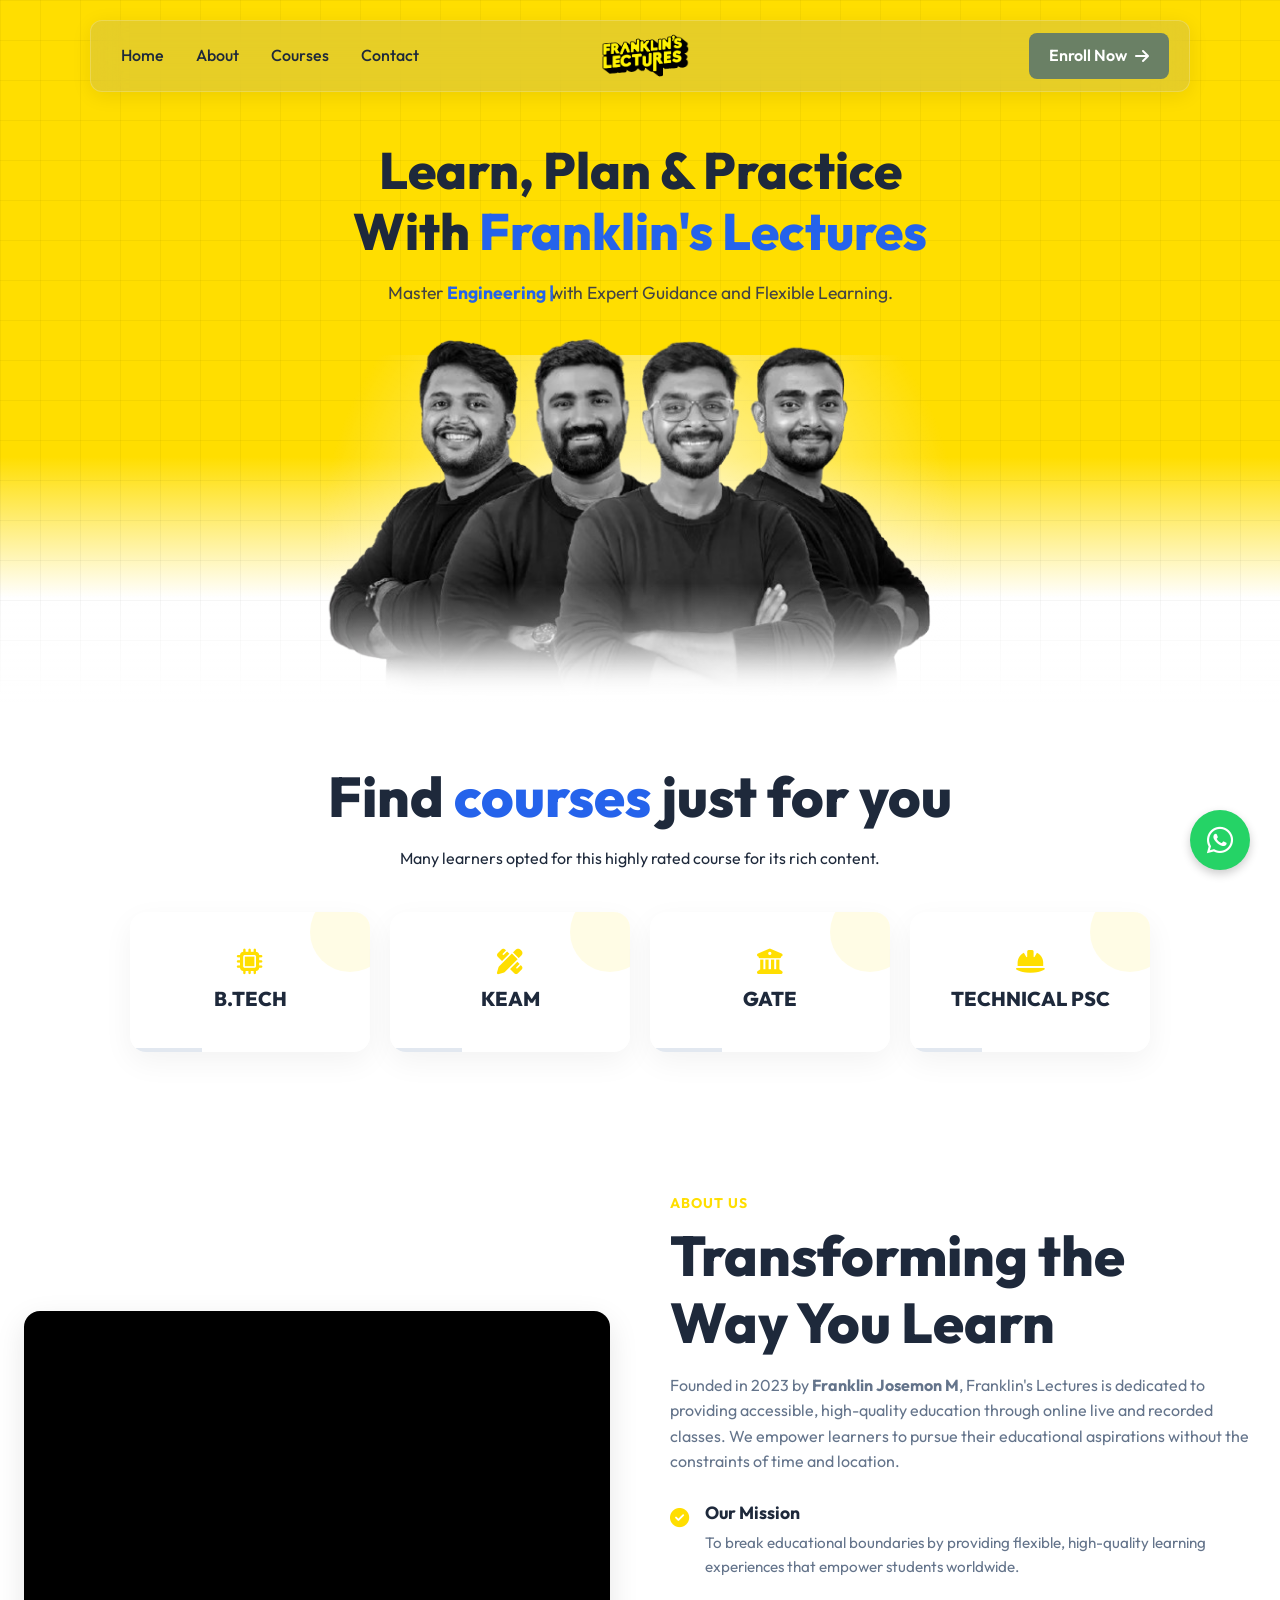
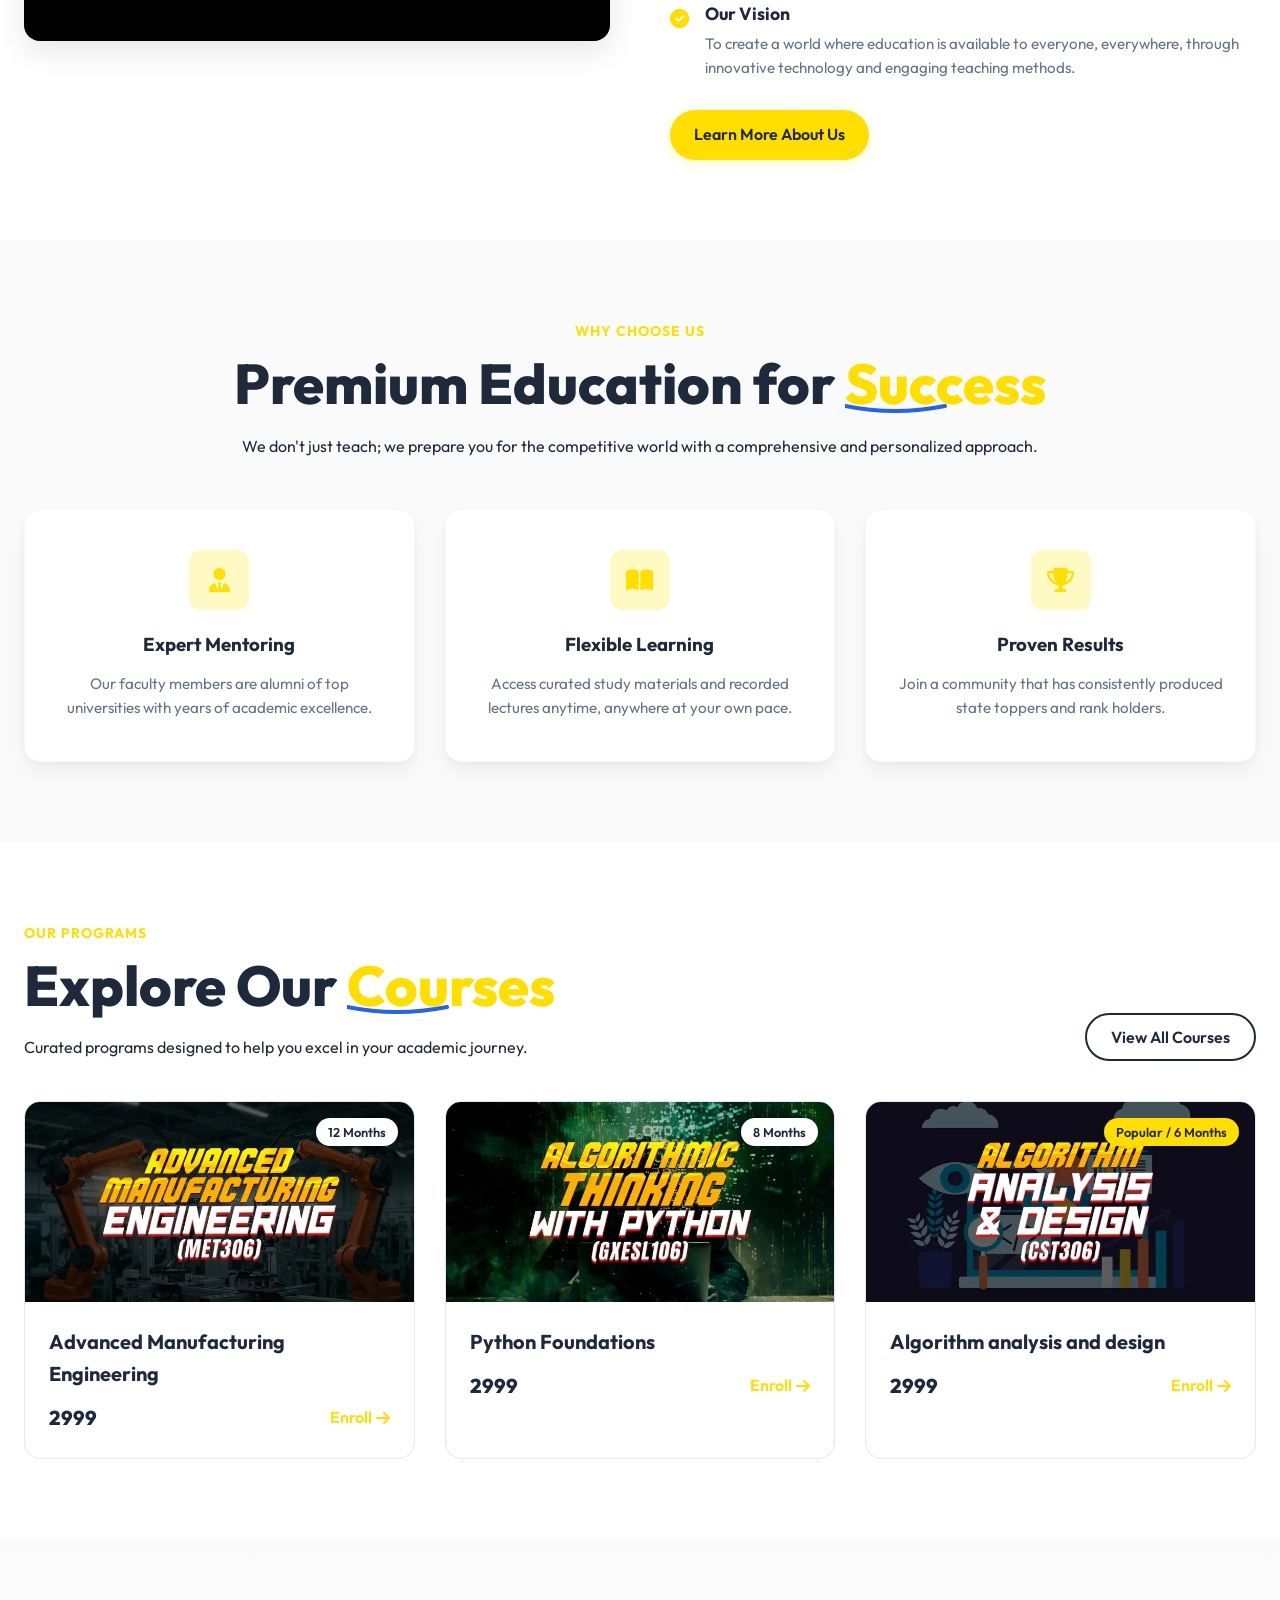
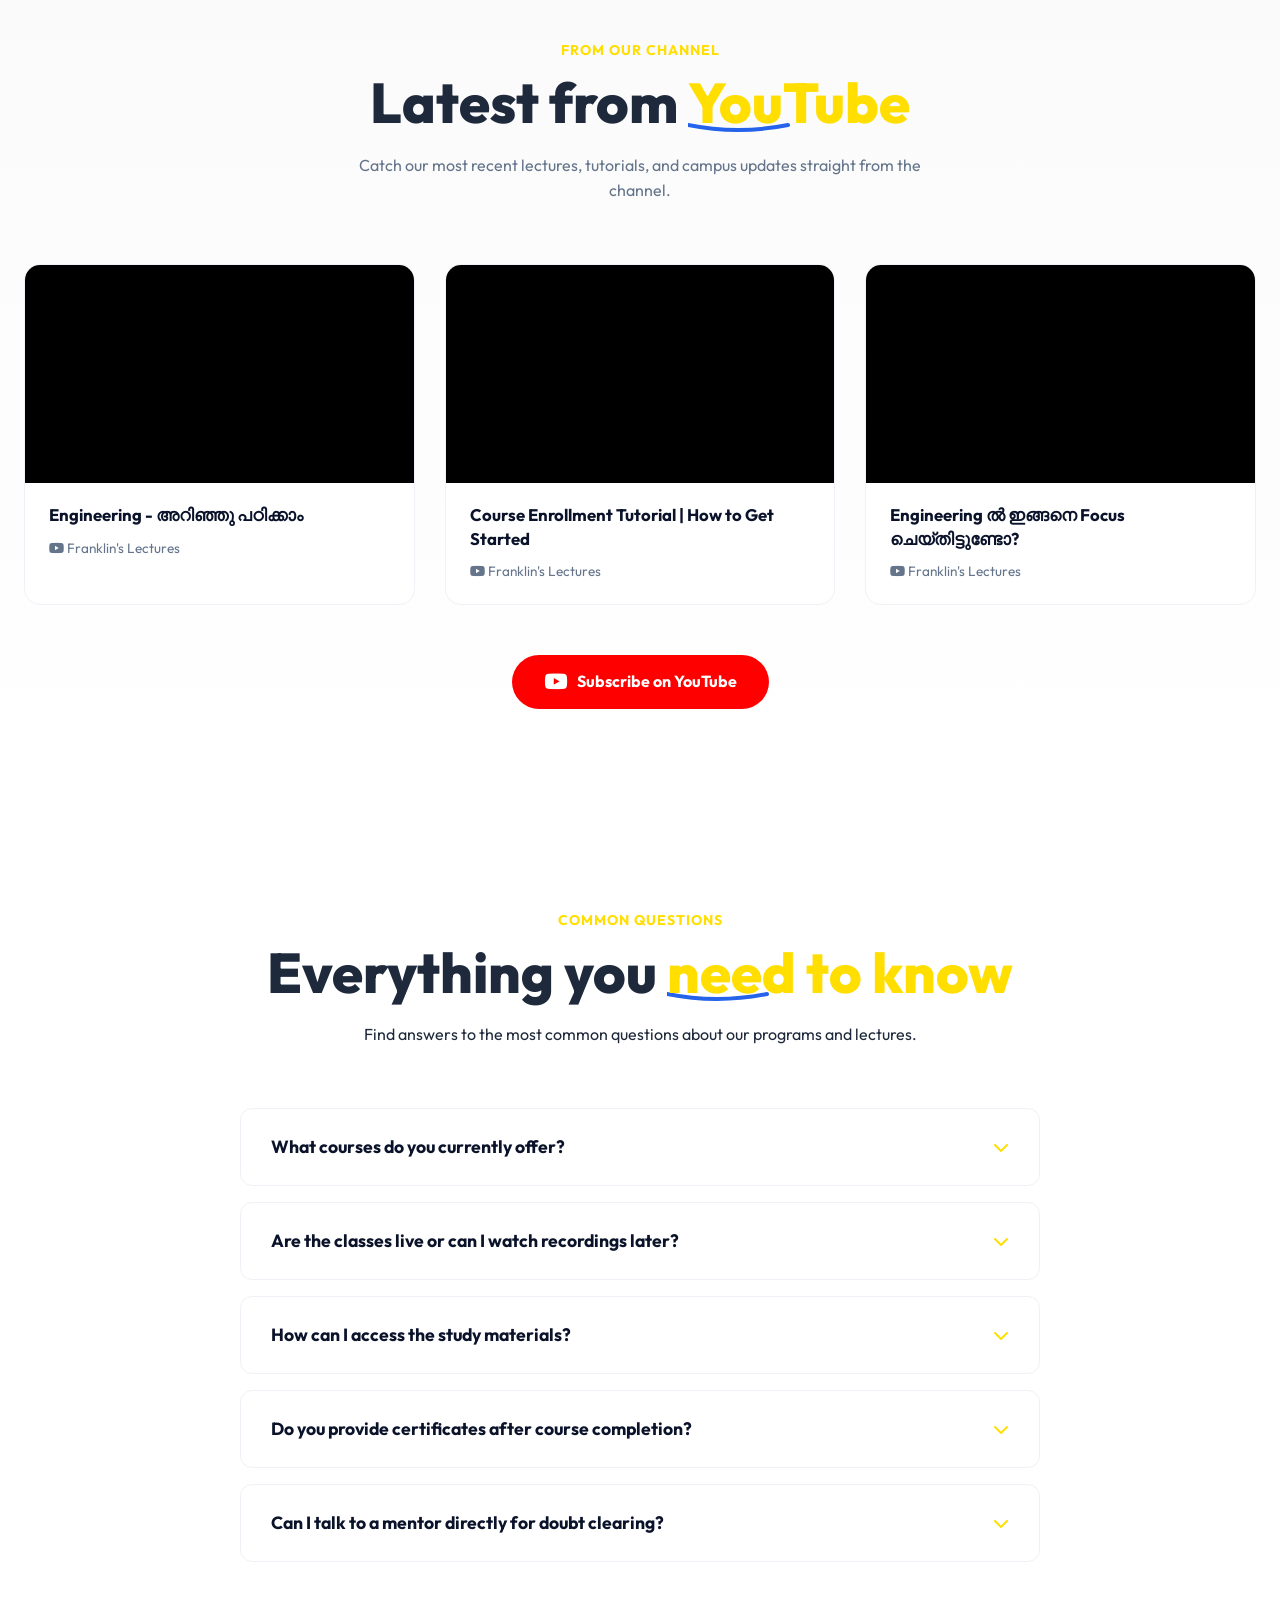
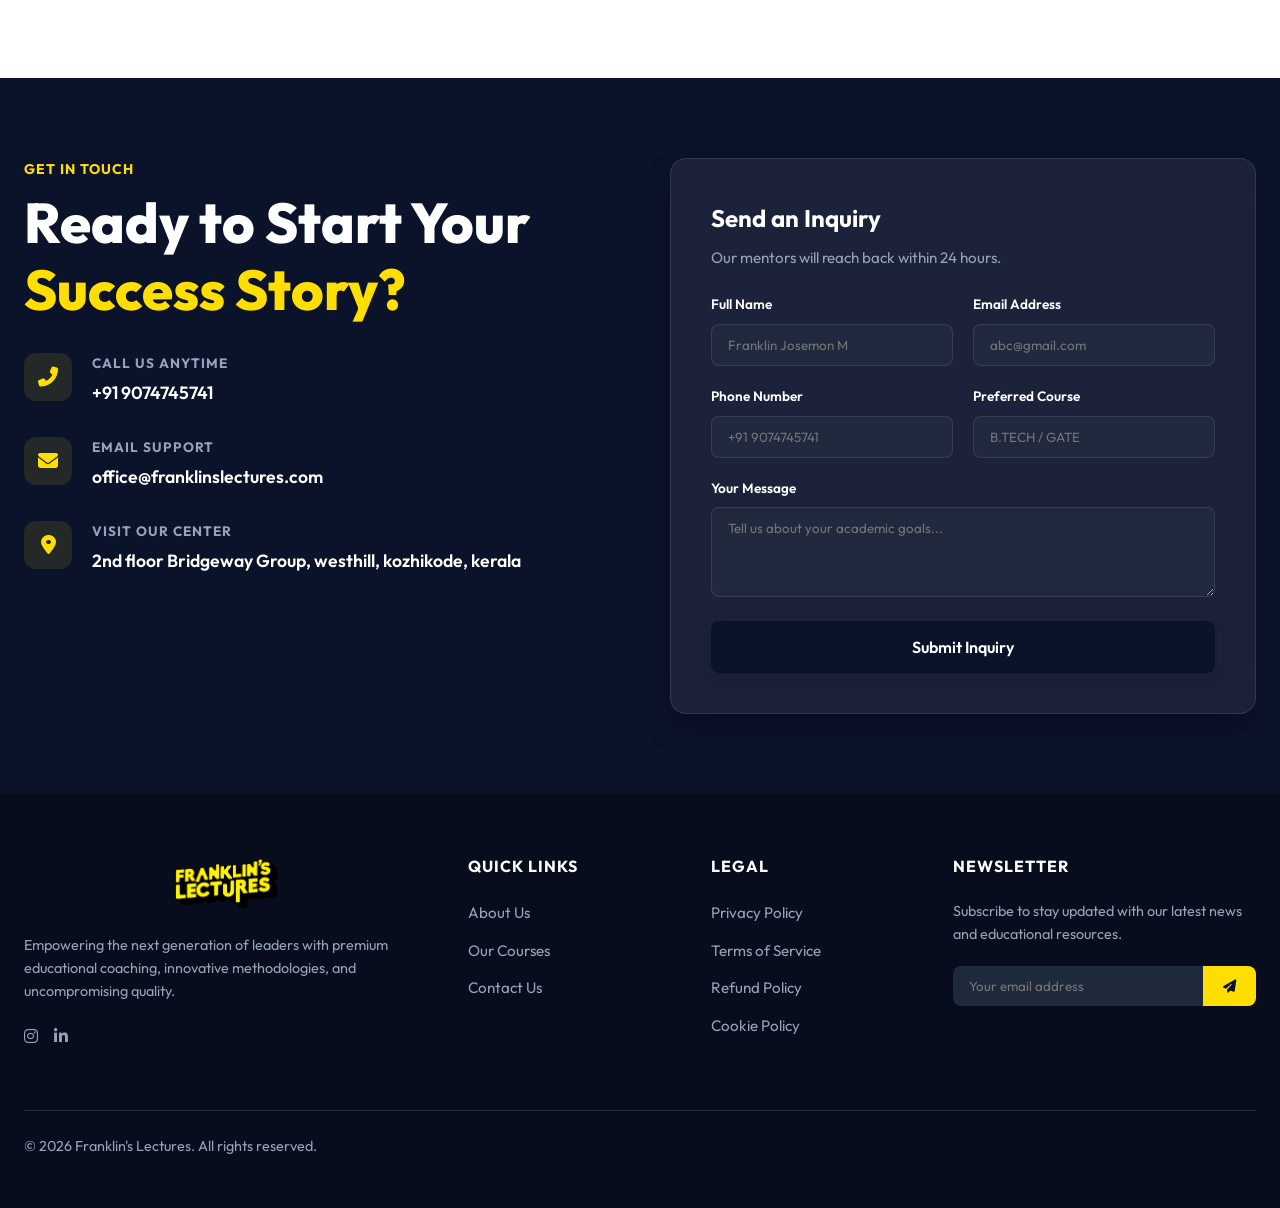
<file: index.html>
<!DOCTYPE html>
<html lang="en">

<head>
    <meta charset="UTF-8">
    <meta name="viewport" content="width=device-width, initial-scale=1.0">
    <meta name="description"
        content="India's No.1 Engineering Education Platform offering expert-led online B-Tech classes to help you master engineering concepts.">
    <meta name="keywords"
        content="Franklin's Lectures, Engineering coaching, B.Tech tuition, KEAM, GATE, Kerala education, online classes">
    <title>Franklin's Lectures | B-Tech Coaching | Online B-Tech Classes</title>

    <meta property="og:type" content="website">
    <meta property="og:url" content="https://franklinslectures.in/">
    <meta property="og:title" content="Franklin's Lectures | B-Tech Coaching | Online B-Tech Classes">
    <meta property="og:description"
        content="India's No.1 Engineering Education Platform offering expert-led online B-Tech classes to help you master engineering concepts.">
    <meta property="og:image"
        content="https://res.cloudinary.com/dwqajqcnq/image/upload/v1773065407/franklins_1_sdntfc.png">

    <!-- Favicon -->
    <link rel="icon" href="favicon.ico" type="image/x-icon">

    <link rel="preconnect" href="https://fonts.googleapis.com">
    <link rel="preconnect" href="https://fonts.gstatic.com" crossorigin>
    <link href="https://fonts.googleapis.com/css2?family=Outfit:wght@300;400;500;600;700;800&display=swap"
        rel="stylesheet">

    <link rel="stylesheet" href="https://cdnjs.cloudflare.com/ajax/libs/font-awesome/6.4.0/css/all.min.css">

    <!-- all the split styles -->
    <link rel="stylesheet" href="css/base.css">
    <link rel="stylesheet" href="css/navbar.css">
    <link rel="stylesheet" href="css/footer.css">
    <link rel="stylesheet" href="css/whatsapp.css">
    <link rel="stylesheet" href="css/home.css">
    <link rel="stylesheet" href="css/about.css">
    <link rel="stylesheet" href="css/courses.css">
    <link rel="stylesheet" href="css/contact.css">
    <link rel="stylesheet" href="css/faq.css">
    <link rel="stylesheet" href="css/youtube.css">
</head>
<!-- loading page for the logo franklin's lectures-->

<body class="loading">
    <div id="preloader">
        <img src="Logo_Final@3x-8.webp" alt="Loading..." class="loader-logo" width="120" height="auto">
    </div>

    <header class="header">
        <div class="container nav-container">
            <nav id="navbar">
                <ul class="nav-links" id="nav-menu">
                    <li><a href="#home">Home</a></li>
                    <li><a href="about.html">About</a></li>
                    <li><a href="#courses">Courses</a></li>
                    <li><a href="#contact">Contact</a></li>
                </ul>
            </nav>
            <!-- logo for the navbar -->
            <div class="logo">
                <a href="#home">
                    <img src="Logo_Final@3x-8.webp" alt="Franklin's Lectures Logo" width="150" height="50">
                </a>
            </div>
            <div class="nav-actions">
                <a href="#contact" class="btn btn-outline hide-mobile">Enroll Now <i class="fas fa-arrow-right"></i></a>
                <div class="mobile-menu-btn" id="mobile-toggle" role="button" tabindex="0"
                    aria-label="Toggle navigation menu" aria-expanded="false" aria-controls="nav-menu">
                    <span></span>
                    <span></span>
                    <span></span>
                </div>
            </div>
        </div>
    </header>

    <!-- hero section with faculty image -->
    <section id="home" class="hero">
        <div class="container">
            <h1>Learn, Plan & Practice<br>With <span class="text-blue">Franklin's Lectures</span></h1>
            <p>Master <span class="dynamic-text">Engineering</span> with Expert Guidance and Flexible Learning.</p>
            <div class="hero-image-container">
                <img src="photos-removebg.png" alt="Franklin's Lectures Instructors">
            </div>
        </div>
    </section>

    <!-- course categories section with 4 cards -->
    <section class="course-categories">
        <div class="container">
            <h2 class="section-title reveal">Find <span class="text-blue">courses</span> just for you</h2>
            <p class="reveal">Many learners opted for this highly rated course for its rich content.</p>

            <div class="category-grid stagger-child">
                <div class="category-card">
                    <div class="card-inner">
                        <div class="card-front"><i class="fas fa-microchip icon"></i> B.TECH</div>
                        <div class="card-back">Comprehensive coaching for B.Tech semester exams to pass with flying
                            colors.</div>
                    </div>
                </div>
                <div class="category-card">
                    <div class="card-inner">
                        <div class="card-front"><i class="fas fa-pencil-ruler icon"></i> KEAM</div>
                        <div class="card-back">Ace the Kerala Engineering exam with our expert-led preparation batches.
                        </div>
                    </div>
                </div>
                <div class="category-card">
                    <div class="card-inner">
                        <div class="card-front"><i class="fas fa-university icon"></i> GATE</div>
                        <div class="card-back">Premium GATE coaching to secure top ranks and PSU opportunities.</div>
                    </div>
                </div>
                <div class="category-card">
                    <div class="card-inner">
                        <div class="card-front"><i class="fas fa-hard-hat icon"></i> TECHNICAL PSC</div>
                        <div class="card-back">Targeted coaching for Kerala PSC Technical exams like AE and Overseer.
                        </div>
                    </div>
                </div>
            </div>
        </div>
    </section>

    <!-- about section with youtube video -->
    <section id="about" class="about-section">
        <div class="container about-grid">
            <div class="about-video reveal-left">
                <iframe width="100%" height="100%" src="https://www.youtube.com/embed/srPmG92oYQ8"
                    title="Franklin's Lectures Video" frameborder="0"
                    allow="accelerometer; autoplay; clipboard-write; encrypted-media; gyroscope; picture-in-picture; web-share"
                    allowfullscreen>
                </iframe>
            </div>
            <!-- about content section -->
            <div class="about-content reveal-right">
                <span class="section-tag">ABOUT US</span>
                <h2 class="section-title">Transforming the<br>Way You Learn</h2>
                <p>Founded in 2023 by <strong>Franklin Josemon M</strong>, Franklin's Lectures is dedicated to providing
                    accessible, high-quality education through online live and recorded classes. We empower learners to
                    pursue their educational aspirations without the constraints of time and location.</p>

                <div class="feature-list">
                    <div class="feature-item">
                        <div class="feature-icon"><i class="fas fa-check-circle"></i></div>
                        <div>
                            <h4>Our Mission</h4>
                            <p>To break educational boundaries by providing flexible, high-quality learning experiences
                                that empower students worldwide.</p>
                        </div>
                    </div>
                    <div class="feature-item">
                        <div class="feature-icon"><i class="fas fa-check-circle"></i></div>
                        <div>
                            <h4>Our Vision</h4>
                            <p>To create a world where education is available to everyone, everywhere, through
                                innovative technology and engaging teaching methods.</p>
                        </div>
                    </div>
                </div>
                <!-- learn more button lead to new aboout pagee-->
                <a href="about.html" class="btn btn-yellow">Learn More About Us</a>
            </div>
        </div>
    </section>

    <!-- why choose us section with 4 cardss-->
    <section class="why-choose-us">
        <div class="container">
            <span class="section-tag reveal">WHY CHOOSE US</span>
            <h2 class="section-title reveal">Premium Education for <span
                    class="text-yellow drawn-underline">Success</span></h2>
            <p class="reveal">We don't just teach; we prepare you for the competitive world with a comprehensive and
                personalized
                approach.</p>

            <div class="features-grid stagger-child">
                <div class="feature-box tilt-card">
                    <div class="feature-box-icon"><i class="fas fa-user-tie"></i></div>
                    <h3>Expert Mentoring</h3>
                    <p>Our faculty members are alumni of top universities with years of academic excellence.</p>
                </div>
                <div class="feature-box tilt-card">
                    <div class="feature-box-icon"><i class="fas fa-book-open"></i></div>
                    <h3>Flexible Learning</h3>
                    <p>Access curated study materials and recorded lectures anytime, anywhere at your own pace.</p>
                </div>
                <div class="feature-box tilt-card">
                    <div class="feature-box-icon"><i class="fas fa-trophy"></i></div>
                    <h3>Proven Results</h3>
                    <p>Join a community that has consistently produced state toppers and rank holders.</p>
                </div>
            </div>
        </div>
    </section>

    <!-- courses section with 3 course cards -->
    <section id="courses" class="courses-section">
        <div class="container">
            <div class="courses-header reveal">
                <div>
                    <span class="section-tag">OUR PROGRAMS</span>
                    <h2 class="section-title">Explore Our <span class="text-yellow drawn-underline">Courses</span></h2>
                    <p>Curated programs designed to help you excel in your academic journey.</p>
                </div>
                <button class="btn btn-outline">View All Courses</button>
            </div>

            <!-- 3 couses each can be presses but every 3 couse lead to one detailed course page-->
            <div class="course-grid stagger-child">
                <a href="course-details.html" class="course-card tilt-card"
                    aria-label="View Advanced Manufacturing Engineering course details">
                    <div class="course-img">
                        <img src="C1.webp" alt="Advanced Manufacturing Engineering" width="400" height="200"
                            loading="lazy">
                        <span class="course-badge">12 Months</span>
                    </div>
                    <div class="course-content">
                        <h3>Advanced Manufacturing Engineering</h3>
                        <div class="course-footer">
                            <span class="course-price">2999</span>
                            <span class="enroll-link">Enroll <i class="fas fa-arrow-right"></i></span>
                        </div>
                    </div>
                </a>

                <a href="course-details.html" class="course-card tilt-card"
                    aria-label="View Python Foundations course details">
                    <div class="course-img">
                        <img src="C2.webp" alt="Python Foundations" width="400" height="200" loading="lazy">
                        <span class="course-badge">8 Months</span>
                    </div>
                    <div class="course-content">
                        <h3>Python Foundations</h3>
                        <div class="course-footer">
                            <span class="course-price">2999</span>
                            <span class="enroll-link">Enroll <i class="fas fa-arrow-right"></i></span>
                        </div>
                    </div>
                </a>

                <a href="course-details.html" class="course-card tilt-card"
                    aria-label="View Algorithm analysis and design course details">
                    <div class="course-img">
                        <img src="C3.webp" alt="Algorithm analysis and design" width="400" height="200" loading="lazy">
                        <span class="course-badge popular">Popular / 6 Months</span>
                    </div>
                    <div class="course-content">
                        <h3>Algorithm analysis and design</h3>
                        <div class="course-footer">
                            <span class="course-price">2999</span>
                            <span class="enroll-link">Enroll <i class="fas fa-arrow-right"></i></span>
                        </div>
                    </div>
                </a>
            </div>
    </section>

    <!-- youtube video section, i sourted best 3 videos -->
    <section id="videos" class="youtube-section">
        <div class="container">
            <div class="youtube-header reveal">
                <span class="section-tag">FROM OUR CHANNEL</span>
                <h2 class="section-title">Latest from <span class="text-yellow drawn-underline">YouTube</span></h2>
                <p>Catch our most recent lectures, tutorials, and campus updates straight from the channel.</p>
            </div>

            <!-- the video cards -->
            <div class="youtube-grid stagger-child">
                <div class="youtube-card">
                    <div class="video-wrapper">
                        <iframe src="https://www.youtube.com/embed/EX3KTh9Los4" title="Franklin's Lectures Video 1"
                            allow="accelerometer; autoplay; clipboard-write; encrypted-media; gyroscope; picture-in-picture"
                            allowfullscreen></iframe>
                    </div>
                    <div class="video-info">
                        <h3>Engineering - അറിഞ്ഞു പഠിക്കാം</h3>
                        <span><i class="fab fa-youtube"></i> Franklin's Lectures</span>
                    </div>
                </div>

                <div class="youtube-card">
                    <div class="video-wrapper">
                        <iframe src="https://www.youtube.com/embed/o6iFcL2dvHA" title="Franklin's Lectures Video 2"
                            allow="accelerometer; autoplay; clipboard-write; encrypted-media; gyroscope; picture-in-picture"
                            allowfullscreen></iframe>
                    </div>
                    <div class="video-info">
                        <h3>Course Enrollment Tutorial | How to Get Started</h3>
                        <span><i class="fab fa-youtube"></i> Franklin's Lectures</span>
                    </div>
                </div>

                <div class="youtube-card">
                    <div class="video-wrapper">
                        <iframe src="https://www.youtube.com/embed/5tnOx5ErEUo" title="Franklin's Lectures Video 3"
                            allow="accelerometer; autoplay; clipboard-write; encrypted-media; gyroscope; picture-in-picture"
                            allowfullscreen></iframe>
                    </div>
                    <div class="video-info">
                        <h3>Engineering ൽ ഇങ്ങനെ Focus ചെയ്തിട്ടുണ്ടോ?</h3>
                        <span><i class="fab fa-youtube"></i> Franklin's Lectures</span>
                    </div>
                </div>
            </div>

            <!-- youtube subscribe button -->
            <div class="youtube-subscribe reveal">
                <a href="https://www.youtube.com/@FranklinsLectures" target="_blank" class="btn-youtube">
                    <i class="fab fa-youtube"></i> Subscribe on YouTube
                </a>
            </div>
        </div>
    </section>

    <!-- faq section with nice enlarging animation -->
    <section id="faq" class="faq-section">
        <div class="container">
            <div class="faq-header reveal">
                <span class="section-tag">COMMON QUESTIONS</span>
                <h2 class="section-title">Everything you <span class="text-yellow drawn-underline">need to know</span>
                </h2>
                <p>Find answers to the most common questions about our programs and lectures.</p>
            </div>

            <div class="faq-container reveal">
                <div class="faq-item">
                    <div class="faq-question">
                        <span>What courses do you currently offer?</span>
                        <i class="fas fa-chevron-down"></i>
                    </div>
                    <div class="faq-answer">
                        <p>We specialized in Engineering education, offering comprehensive coaching for B.Tech subjects,
                            GATE, KEAM, and various Technical PSC exams. Each curriculum is designed by alumni from
                            top-tier technical universities.</p>
                    </div>
                </div>

                <div class="faq-item">
                    <div class="faq-question">
                        <span>Are the classes live or can I watch recordings later?</span>
                        <i class="fas fa-chevron-down"></i>
                    </div>
                    <div class="faq-answer">
                        <p>We offer both! Our live interactive sessions allow you to clear doubts in real-time. For
                            flexibility, every live session is recorded and made available in your dashboard, so you can
                            learn at your own pace anytime.</p>
                    </div>
                </div>

                <div class="faq-item">
                    <div class="faq-question">
                        <span>How can I access the study materials?</span>
                        <i class="fas fa-chevron-down"></i>
                    </div>
                    <div class="faq-answer">
                        <p>Once you enroll in a course, you'll receive login credentials for our student portal. From
                            there, you can download curated study notes, access previous year question banks, and take
                            mock tests.</p>
                    </div>
                </div>

                <div class="faq-item">
                    <div class="faq-question">
                        <span>Do you provide certificates after course completion?</span>
                        <i class="fas fa-chevron-down"></i>
                    </div>
                    <div class="faq-answer">
                        <p>Yes, we provide a certificate of completion for all our professional and vocational courses.
                            These certificates can be used to showcase your technical proficiency to potential
                            employers.</p>
                    </div>
                </div>

                <div class="faq-item">
                    <div class="faq-question">
                        <span>Can I talk to a mentor directly for doubt clearing?</span>
                        <i class="fas fa-chevron-down"></i>
                    </div>
                    <div class="faq-answer">
                        <p>Absolutely. We follow a mentorship-first approach. Every batch has a dedicated technical
                            mentor, and you can reach out via our platform or the official WhatsApp support channel for
                            one-on-one assistance.</p>
                    </div>
                </div>
            </div>
        </div>
    </section>

    <!-- contact section left side on the Pc and top on the mobile -->
    <section id="contact" class="contact-section">
        <div class="container contact-grid">
            <div class="contact-info reveal-left">
                <span class="section-tag">GET IN TOUCH</span>
                <h2 class="section-title">Ready to Start Your<br><span class="text-yellow">Success Story?</span></h2>

                <div class="info-item">
                    <div class="info-icon"><i class="fas fa-phone-alt"></i></div>
                    <div class="info-content">
                        <h4>CALL US ANYTIME</h4>
                        <p>+91 9074745741</p>
                    </div>
                </div>

                <div class="info-item">
                    <div class="info-icon"><i class="fas fa-envelope"></i></div>
                    <div class="info-content">
                        <h4>EMAIL SUPPORT</h4>
                        <p>office@franklinslectures.com</p>
                    </div>
                </div>

                <div class="info-item">
                    <div class="info-icon"><i class="fas fa-map-marker-alt"></i></div>
                    <div class="info-content">
                        <h4>VISIT OUR CENTER</h4>
                        <p>2nd floor Bridgeway Group, westhill, kozhikode, kerala</p>
                    </div>
                </div>
            </div>

            <!-- contact form right side on the Pc and bottom on the mobile -->
            <div class="contact-form reveal-right">
                <h3>Send an Inquiry</h3>
                <p>Our mentors will reach back within 24 hours.</p>
                <form>
                    <div class="form-grid">
                        <div class="form-group">
                            <label>Full Name</label>
                            <input type="text" placeholder="Franklin Josemon M">
                        </div>
                        <div class="form-group">
                            <label>Email Address</label>
                            <input type="email" placeholder="abc@gmail.com">
                        </div>
                        <div class="form-group">
                            <label>Phone Number</label>
                            <input type="tel" placeholder="+91 9074745741">
                        </div>
                        <div class="form-group">
                            <label>Preferred Course</label>
                            <input type="text" placeholder="B.TECH / GATE">
                        </div>
                    </div>
                    <div class="form-group" style="margin-bottom: 24px;">
                        <label>Your Message</label>
                        <textarea rows="4" placeholder="Tell us about your academic goals..."></textarea>
                    </div>
                    <button type="submit" class="btn btn-dark">Submit Inquiry</button>
                </form>
            </div>
        </div>
    </section>

    <!-- footer -->
    <footer class="footer">
        <div class="container">
            <div class="footer-grid">
                <div>
                    <!-- franklins lectures logo -->
                    <div class="logo footer-logo">
                        <img src="Logo_Final@3x-8.webp" alt="Franklin's Lectures Logo" width="150" height="50"
                            loading="lazy">
                    </div>
                    <p>Empowering the next generation of leaders with premium educational coaching, innovative
                        methodologies, and uncompromising quality.</p>
                    <div class="social-links">
                        <a href="https://www.instagram.com/franklinslectures/" target="_blank"
                            rel="noopener noreferrer"><i class="fab fa-instagram"></i></a>
                        <a href="https://in.linkedin.com/company/franklins-lectures" target="_blank"
                            rel="noopener noreferrer"><i class="fab fa-linkedin-in"></i></a>
                    </div>
                </div>

                <div>
                    <h4>QUICK LINKS</h4>
                    <ul class="footer-links">
                        <li><a href="about.html">About Us</a></li>
                        <li><a href="#courses">Our Courses</a></li>
                        <li><a href="#contact">Contact Us</a></li>
                    </ul>
                </div>

                <div>
                    <h4>LEGAL</h4>
                    <ul class="footer-links">
                        <li><a href="#">Privacy Policy</a></li>
                        <li><a href="#">Terms of Service</a></li>
                        <li><a href="#">Refund Policy</a></li>
                        <li><a href="#">Cookie Policy</a></li>
                    </ul>
                </div>

                <div>
                    <h4>NEWSLETTER</h4>
                    <p>Subscribe to stay updated with our latest news and educational resources.</p>
                    <div class="newsletter-form">
                        <input type="email" placeholder="Your email address">
                        <button type="button"><i class="fas fa-paper-plane"></i></button>
                    </div>
                </div>
            </div>

            <div class="footer-bottom">
                <p>&copy; 2026 Franklin's Lectures. All rights reserved.</p>
            </div>
        </div>
    </footer>

    <div class="whatsapp-container">
        <div class="whatsapp-tooltip">Hi! Need help choosing a course? 👋</div>
        <a href="https://wa.me/919074745741" class="whatsapp-float" target="_blank" rel="noopener noreferrer"
            aria-label="Chat with our Mentor on WhatsApp">
            <i class="fab fa-whatsapp"></i>
        </a>
    </div>

    <script src="script.js"></script>
</body>

</html>
</file>
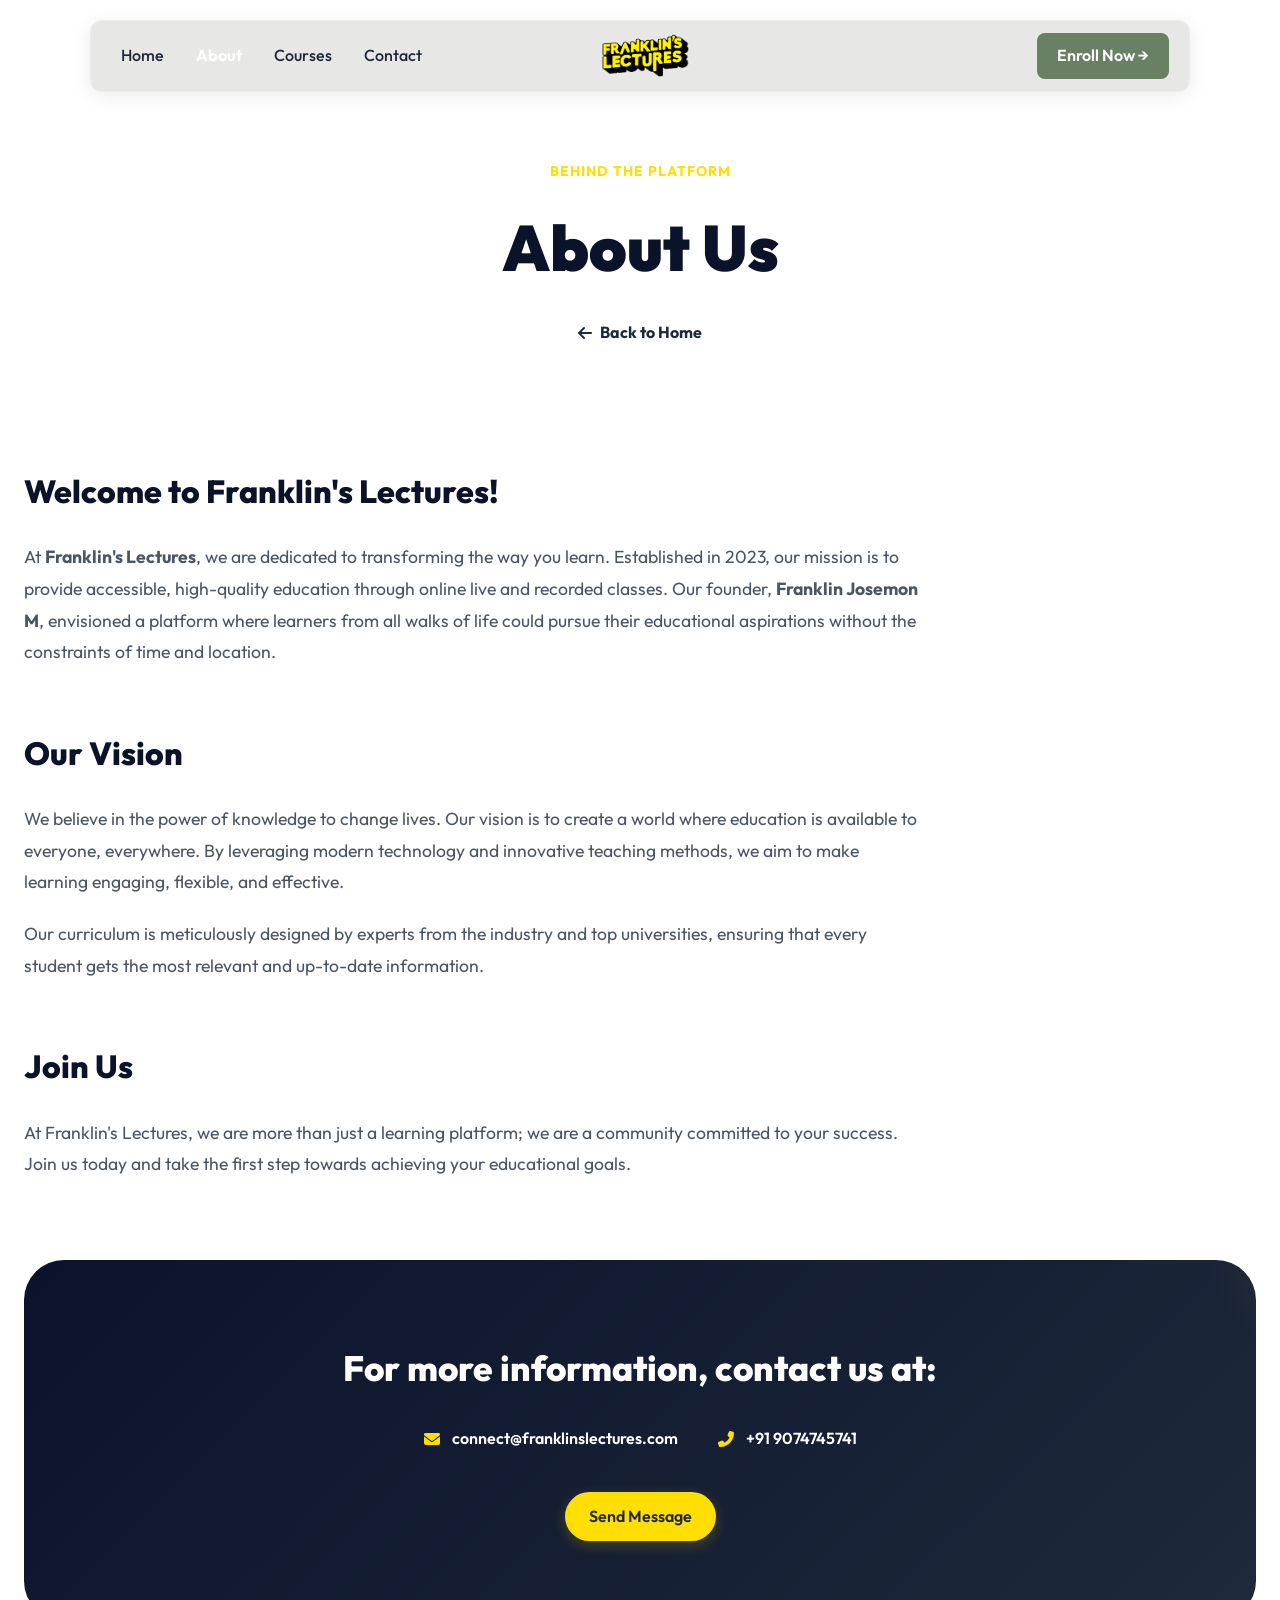
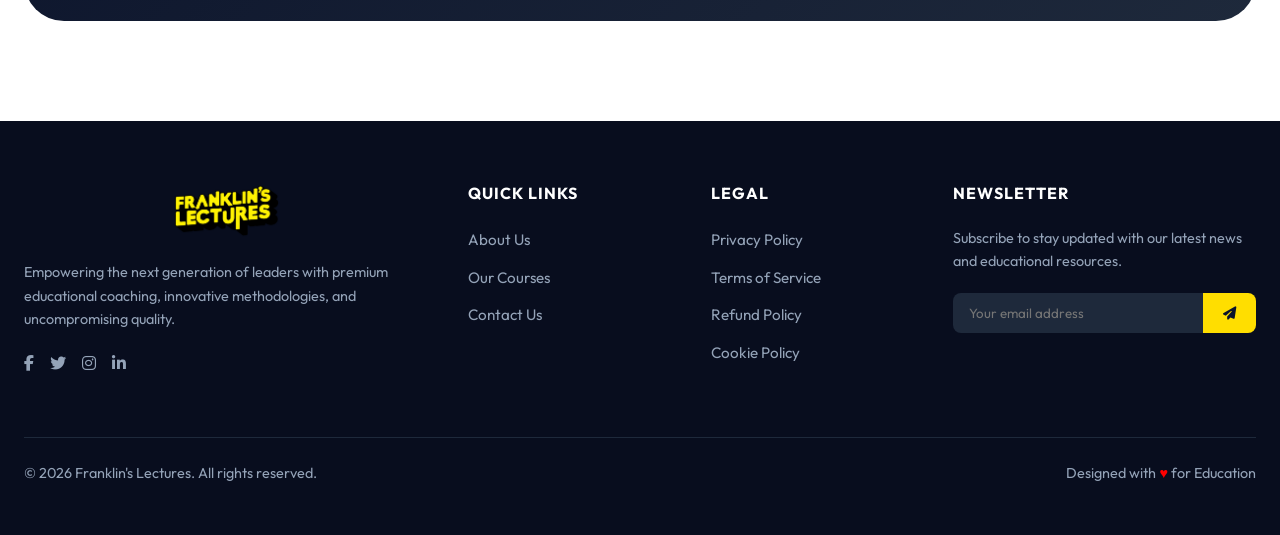
<file: about.html>
<!DOCTYPE html>
<html lang="en">

<head>
    <meta charset="UTF-8">
    <meta name="viewport" content="width=device-width, initial-scale=1.0">
    <meta name="description"
        content="About Franklin's Lectures - Our Mission, Vision, and the story behind the premium education platform.">
    <title>About Us | Franklin's Lectures</title>

    <link rel="preconnect" href="https://fonts.googleapis.com">
    <link rel="preconnect" href="https://fonts.gstatic.com" crossorigin>
    <link href="https://fonts.googleapis.com/css2?family=Outfit:wght@300;400;500;600;700;800&display=swap"
        rel="stylesheet">
    <link rel="stylesheet" href="https://cdnjs.cloudflare.com/ajax/libs/font-awesome/6.4.0/css/all.min.css">

    <link rel="stylesheet" href="css/base.css">
    <link rel="stylesheet" href="css/navbar.css">
    <link rel="stylesheet" href="css/footer.css">
    <link rel="stylesheet" href="css/whatsapp.css">
    <link rel="stylesheet" href="css/about.css">
</head>

<body>
    <!-- Preloader -->
    <div id="preloader">
        <img src="Logo_Final@3x-8.webp" alt="Loading..." class="loader-logo">
    </div>

    <!-- Navigation -->
    <header class="header">
        <div class="container nav-container">
            <nav id="navbar">
                <ul class="nav-links" id="nav-menu">
                    <li><a href="index.html#home">Home</a></li>
                    <li><a href="index.html#about" class="active">About</a></li>
                    <li><a href="index.html#courses">Courses</a></li>
                    <li><a href="index.html#contact">Contact</a></li>
                </ul>
            </nav>
            <div class="logo">
                <a href="index.html">
                    <img src="Logo_Final@3x-8.webp" alt="Franklin's Lectures Logo" width="150" height="50">
                </a>
            </div>
            <div class="nav-actions">
                <a href="index.html#contact" class="btn btn-outline hide-mobile">Enroll Now &rarr;</a>
                <div class="mobile-menu-btn" id="mobile-toggle">
                    <span></span>
                    <span></span>
                    <span></span>
                </div>
            </div>
        </div>
    </header>

    <!-- About Page Hero -->
    <main>
        <div class="about-page-hero">
            <div class="container">
                <span class="section-tag reveal">BEHIND THE PLATFORM</span>
                <h1 class="reveal">About Us</h1>
                <a href="index.html" class="back-to-home reveal"><i class="fas fa-arrow-left"></i> Back to Home</a>
            </div>
        </div>

        <!-- Main Content -->
        <div class="about-page-content">
            <div class="container">
                <div class="content-block reveal">
                    <h2>Welcome to Franklin's Lectures!</h2>
                    <p>At <strong>Franklin's Lectures</strong>, we are dedicated to transforming the way you learn.
                        Established in 2023, our mission is to provide accessible, high-quality education through online
                        live and recorded classes. Our founder, <strong>Franklin Josemon M</strong>, envisioned a
                        platform where learners from all walks of life could pursue their educational aspirations
                        without the constraints of time and location.</p>
                </div>

                <div class="content-block reveal">
                    <h2>Our Vision</h2>
                    <p>We believe in the power of knowledge to change lives. Our vision is to create a world where
                        education is available to everyone, everywhere. By leveraging modern technology and innovative
                        teaching methods, we aim to make learning engaging, flexible, and effective.</p>
                    <p>Our curriculum is meticulously designed by experts from the industry and top universities,
                        ensuring that every student gets the most relevant and up-to-date information.</p>
                </div>

                <div class="content-block reveal">
                    <h2>Join Us</h2>
                    <p>At Franklin's Lectures, we are more than just a learning platform; we are a community committed
                        to your success. Join us today and take the first step towards achieving your educational goals.
                    </p>
                </div>

                <!-- Contact Card -->
                <div class="contact-card-box reveal">
                    <h2>For more information, contact us at:</h2>
                    <div class="contact-info-strip">
                        <a href="mailto:connect@franklinslectures.com"><i class="fas fa-envelope"></i>
                            connect@franklinslectures.com</a>
                        <a href="tel:+919074745741"><i class="fas fa-phone-alt"></i> +91 9074745741</a>
                    </div>
                    <a href="index.html#contact" class="btn btn-yellow">Send Message</a>
                </div>
            </div>
        </div>
    </main>

    <!-- Footer -->
    <footer class="footer">
        <div class="container">
            <div class="footer-grid">
                <div>
                    <div class="logo footer-logo">
                        <img src="Logo_Final@3x-8.webp" alt="Franklin's Lectures Logo">
                    </div>
                    <p>Empowering the next generation of leaders with premium educational coaching, innovative
                        methodologies, and uncompromising quality.</p>
                    <div class="social-links">
                        <a href="#"><i class="fab fa-facebook-f"></i></a>
                        <a href="#"><i class="fab fa-twitter"></i></a>
                        <a href="#"><i class="fab fa-instagram"></i></a>
                        <a href="#"><i class="fab fa-linkedin-in"></i></a>
                    </div>
                </div>

                <div>
                    <h4>QUICK LINKS</h4>
                    <ul class="footer-links">
                        <li><a href="index.html#about">About Us</a></li>
                        <li><a href="index.html#courses">Our Courses</a></li>
                        <li><a href="index.html#contact">Contact Us</a></li>
                    </ul>
                </div>

                <div>
                    <h4>LEGAL</h4>
                    <ul class="footer-links">
                        <li><a href="#">Privacy Policy</a></li>
                        <li><a href="#">Terms of Service</a></li>
                        <li><a href="#">Refund Policy</a></li>
                        <li><a href="#">Cookie Policy</a></li>
                    </ul>
                </div>

                <div>
                    <h4>NEWSLETTER</h4>
                    <p>Subscribe to stay updated with our latest news and educational resources.</p>
                    <div class="newsletter-form">
                        <input type="email" placeholder="Your email address">
                        <button type="button"><i class="fas fa-paper-plane"></i></button>
                    </div>
                </div>
            </div>

            <div class="footer-bottom">
                <p>&copy; 2026 Franklin's Lectures. All rights reserved.</p>
                <p>Designed with <span style="color: red;">&hearts;</span> for Education</p>
            </div>
        </div>
    </footer>

    <script src="script.js"></script>
</body>

</html>
</file>
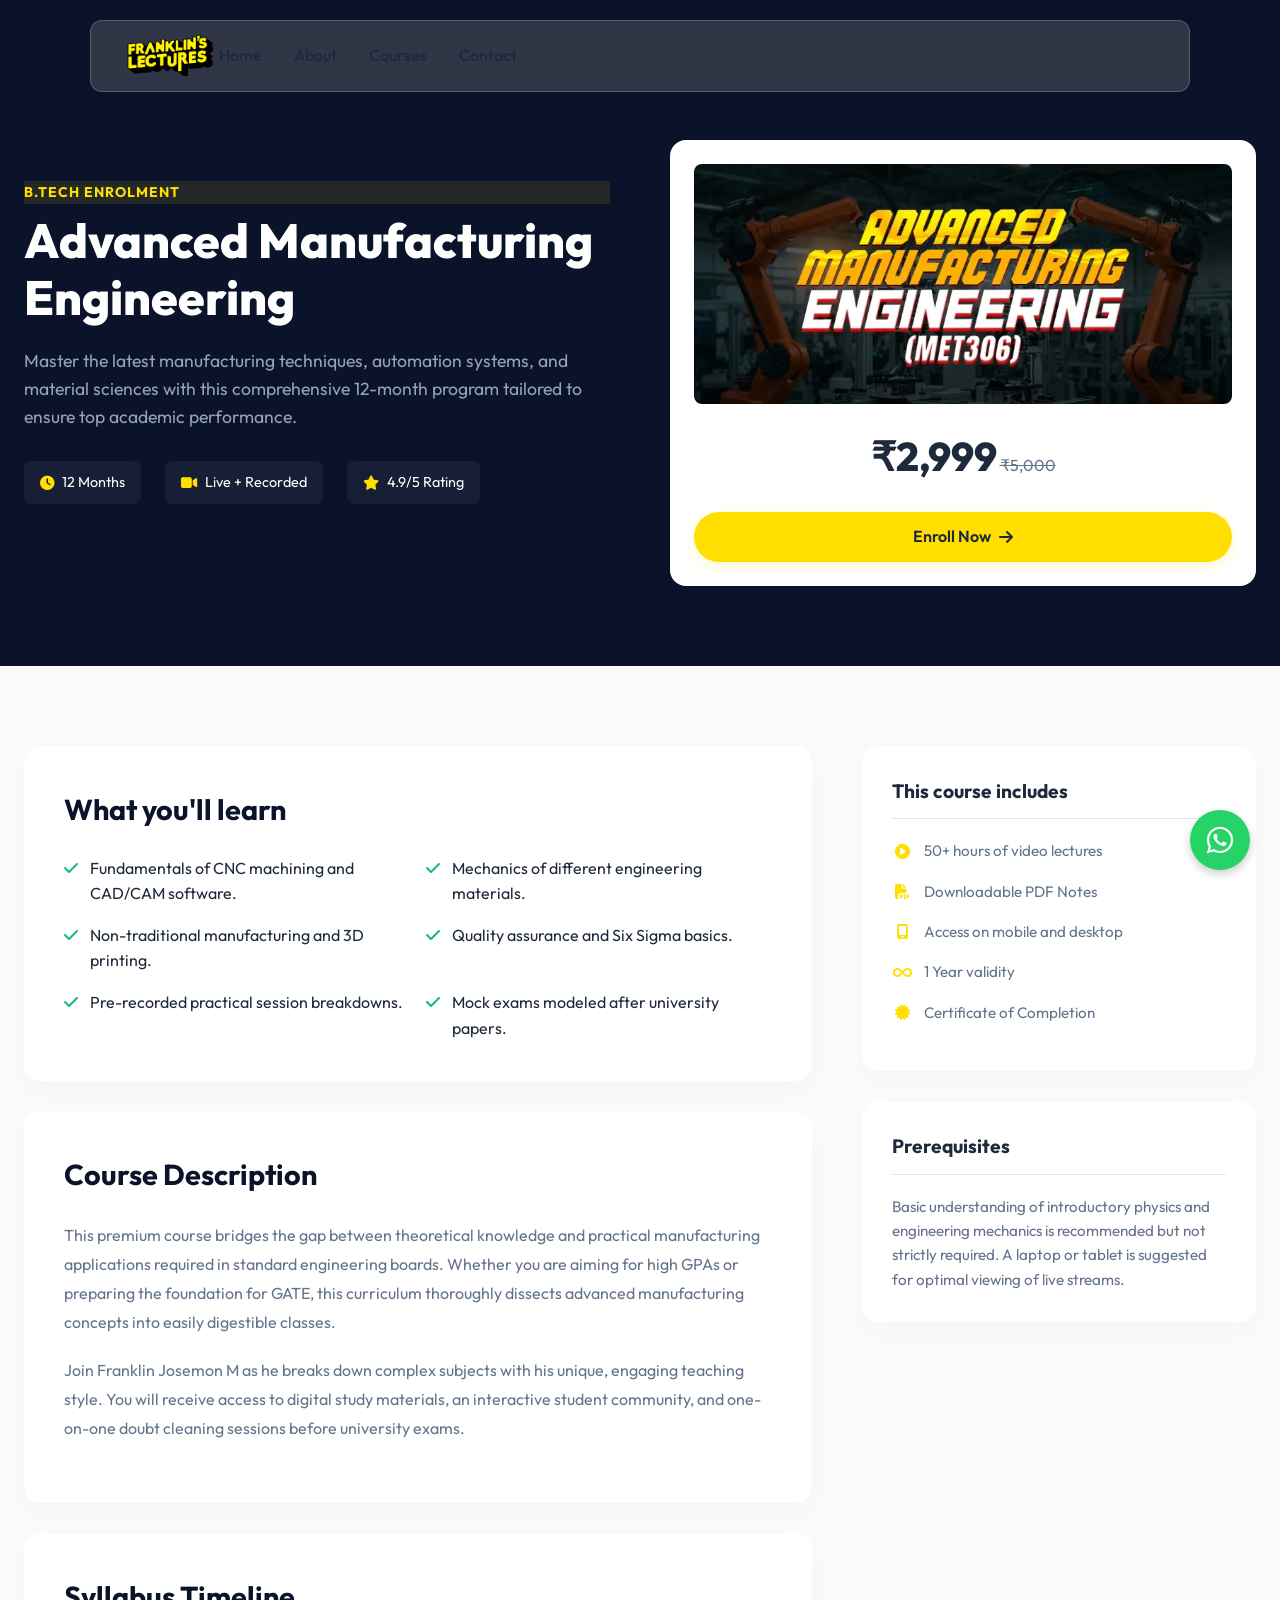
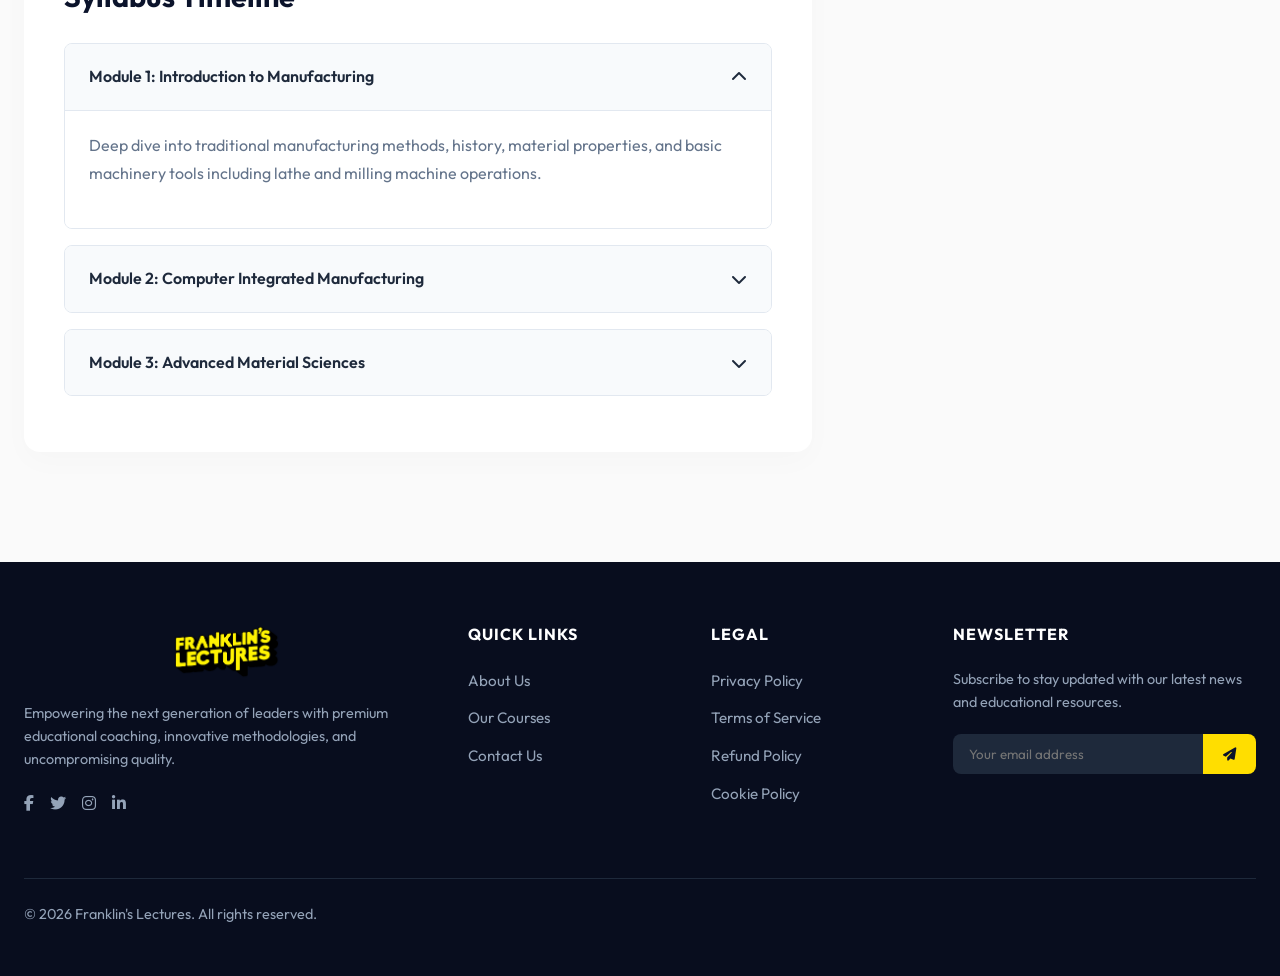
<file: course-details.html>
<!DOCTYPE html>
<html lang="en">

<head>
    <meta charset="UTF-8">
    <meta name="viewport" content="width=device-width, initial-scale=1.0">
    <meta name="description"
        content="Advanced Manufacturing Engineering - Premium course offered by Franklin's Lectures.">
    <title>Advanced Manufacturing Engineering | Franklin's Lectures</title>

    <link rel="preconnect" href="https://fonts.googleapis.com">
    <link rel="preconnect" href="https://fonts.gstatic.com" crossorigin>
    <link href="https://fonts.googleapis.com/css2?family=Outfit:wght@300;400;500;600;700;800&display=swap"
        rel="stylesheet">
    <link rel="stylesheet" href="https://cdnjs.cloudflare.com/ajax/libs/font-awesome/6.4.0/css/all.min.css">

    <link rel="stylesheet" href="css/base.css">
    <link rel="stylesheet" href="css/navbar.css">
    <link rel="stylesheet" href="css/footer.css">
    <link rel="stylesheet" href="css/whatsapp.css">
    <link rel="stylesheet" href="css/course-details.css">
</head>

<body class="loading">
    <div id="preloader">
        <img src="Logo_Final@3x-8.webp" alt="Loading..." class="loader-logo" width="120" height="auto">
    </div>

    <header class="header">
        <div class="container nav-container">
            <div class="logo">
                <a href="index.html">
                    <img src="Logo_Final@3x-8.webp" alt="Franklin's Lectures Logo" width="150" height="50">
                </a>
            </div>
            <nav id="navbar">
                <ul class="nav-links" id="nav-menu">
                    <li><a href="index.html#home">Home</a></li>
                    <li><a href="about.html">About</a></li>
                    <li><a href="index.html#courses">Courses</a></li>
                    <li><a href="index.html#contact">Contact</a></li>
                </ul>
            </nav>
            <div class="nav-actions">
                <div class="mobile-menu-btn" id="mobile-toggle" role="button" tabindex="0"
                    aria-label="Toggle navigation menu" aria-expanded="false" aria-controls="nav-menu">
                    <span></span>
                    <span></span>
                    <span></span>
                </div>
            </div>
        </div>
    </header>

    <main>
        <section class="course-header">
            <div class="container course-header-content">
                <div class="reveal-left">
                    <span class="section-tag">B.TECH ENROLMENT</span>
                    <h1>Advanced Manufacturing Engineering</h1>
                    <p>Master the latest manufacturing techniques, automation systems, and material sciences with this
                        comprehensive 12-month program tailored to ensure top academic performance.</p>

                    <div class="course-meta">
                        <div class="meta-item">
                            <i class="fas fa-clock"></i> 12 Months
                        </div>
                        <div class="meta-item">
                            <i class="fas fa-video"></i> Live + Recorded
                        </div>
                        <div class="meta-item">
                            <i class="fas fa-star"></i> 4.9/5 Rating
                        </div>
                    </div>
                </div>

                <div class="reveal-right">
                    <div class="course-preview-card">
                        <div class="preview-img-wrapper">
                            <img src="C1.webp" alt="Course Preview" width="400" height="240" loading="eager">
                        </div>
                        <div class="price-block">
                            <span class="price-amount">₹2,999</span>
                            <span style="color: #64748B; text-decoration: line-through;">₹5,000</span>
                        </div>
                        <a href="index.html#contact" class="btn btn-yellow" style="width: 100%;">Enroll Now <i
                                class="fas fa-arrow-right"></i></a>
                    </div>
                </div>
            </div>
        </section>

        <section class="course-details-section">
            <div class="container course-details-grid">

                <!-- left main col -->
                <div class="reveal">
                    <div class="content-box">
                        <h2>What you'll learn</h2>
                        <ul class="learning-list">
                            <li><i class="fas fa-check"></i> Fundamentals of CNC machining and CAD/CAM software.</li>
                            <li><i class="fas fa-check"></i> Mechanics of different engineering materials.</li>
                            <li><i class="fas fa-check"></i> Non-traditional manufacturing and 3D printing.</li>
                            <li><i class="fas fa-check"></i> Quality assurance and Six Sigma basics.</li>
                            <li><i class="fas fa-check"></i> Pre-recorded practical session breakdowns.</li>
                            <li><i class="fas fa-check"></i> Mock exams modeled after university papers.</li>
                        </ul>
                    </div>

                    <div class="content-box">
                        <h2>Course Description</h2>
                        <p>This premium course bridges the gap between theoretical knowledge and practical manufacturing
                            applications required in standard engineering boards. Whether you are aiming for high GPAs
                            or preparing the foundation for GATE, this curriculum thoroughly dissects advanced
                            manufacturing concepts into easily digestible classes.</p>
                        <p>Join Franklin Josemon M as he breaks down complex subjects with his unique, engaging teaching
                            style. You will receive access to digital study materials, an interactive student community,
                            and one-on-one doubt cleaning sessions before university exams.</p>
                    </div>

                    <div class="content-box">
                        <h2>Syllabus Timeline</h2>

                        <div class="syllabus-item active" onclick="this.classList.toggle('active')">
                            <div class="syllabus-header">
                                Module 1: Introduction to Manufacturing <i class="fas fa-chevron-down"></i>
                            </div>
                            <div class="syllabus-content">
                                <p>Deep dive into traditional manufacturing methods, history, material properties, and
                                    basic machinery tools including lathe and milling machine operations.</p>
                            </div>
                        </div>

                        <div class="syllabus-item" onclick="this.classList.toggle('active')">
                            <div class="syllabus-header">
                                Module 2: Computer Integrated Manufacturing <i class="fas fa-chevron-down"></i>
                            </div>
                            <div class="syllabus-content">
                                <p>Understanding CAD, CAM, CIM. Basics of numerical controls (NC) and computer numerical
                                    controls (CNC) part programming fundamentals.</p>
                            </div>
                        </div>

                        <div class="syllabus-item" onclick="this.classList.toggle('active')">
                            <div class="syllabus-header">
                                Module 3: Advanced Material Sciences <i class="fas fa-chevron-down"></i>
                            </div>
                            <div class="syllabus-content">
                                <p>Properties of super alloys, composites, ceramics. Introduction to powder metallurgy
                                    and nano-manufacturing.</p>
                            </div>
                        </div>
                    </div>
                </div>

                <!-- right sidebar -->
                <div class="reveal">
                    <div class="sidebar-box">
                        <h3>This course includes</h3>
                        <ul class="feature-list">
                            <li><i class="fas fa-play-circle"></i> 50+ hours of video lectures</li>
                            <li><i class="fas fa-file-pdf"></i> Downloadable PDF Notes</li>
                            <li><i class="fas fa-mobile-alt"></i> Access on mobile and desktop</li>
                            <li><i class="fas fa-infinity"></i> 1 Year validity</li>
                            <li><i class="fas fa-certificate"></i> Certificate of Completion</li>
                        </ul>
                    </div>

                    <div class="sidebar-box">
                        <h3>Prerequisites</h3>
                        <p style="color: var(--text-muted); font-size: 0.95rem;">Basic understanding of introductory
                            physics and engineering mechanics is recommended but not strictly required. A laptop or
                            tablet is suggested for optimal viewing of live streams.</p>
                    </div>
                </div>

            </div>
        </section>

    </main>

    <footer class="footer">
        <div class="container">
            <div class="footer-grid">
                <div>
                    <div class="logo footer-logo">
                        <img src="Logo_Final@3x-8.webp" alt="Franklin's Lectures Logo" width="150" height="50"
                            loading="lazy">
                    </div>
                    <p>Empowering the next generation of leaders with premium educational coaching, innovative
                        methodologies, and uncompromising quality.</p>
                    <div class="social-links">
                        <a href="#"><i class="fab fa-facebook-f"></i></a>
                        <a href="#"><i class="fab fa-twitter"></i></a>
                        <a href="#"><i class="fab fa-instagram"></i></a>
                        <a href="#"><i class="fab fa-linkedin-in"></i></a>
                    </div>
                </div>

                <div>
                    <h4>QUICK LINKS</h4>
                    <ul class="footer-links">
                        <li><a href="about.html">About Us</a></li>
                        <li><a href="index.html#courses">Our Courses</a></li>
                        <li><a href="index.html#contact">Contact Us</a></li>
                    </ul>
                </div>

                <div>
                    <h4>LEGAL</h4>
                    <ul class="footer-links">
                        <li><a href="#">Privacy Policy</a></li>
                        <li><a href="#">Terms of Service</a></li>
                        <li><a href="#">Refund Policy</a></li>
                        <li><a href="#">Cookie Policy</a></li>
                    </ul>
                </div>

                <div>
                    <h4>NEWSLETTER</h4>
                    <p>Subscribe to stay updated with our latest news and educational resources.</p>
                    <div class="newsletter-form">
                        <input type="email" placeholder="Your email address">
                        <button type="button"><i class="fas fa-paper-plane"></i></button>
                    </div>
                </div>
            </div>

            <div class="footer-bottom">
                <p>&copy; 2026 Franklin's Lectures. All rights reserved.</p>
            </div>
        </div>
    </footer>

    <div class="whatsapp-container">
        <div class="whatsapp-tooltip">Hi! Need help choosing a course? 👋</div>
        <a href="https://wa.me/919074745741" class="whatsapp-float" target="_blank" rel="noopener noreferrer"
            aria-label="Chat with our Mentor on WhatsApp">
            <i class="fab fa-whatsapp"></i>
        </a>
    </div>

    <script src="script.js"></script>
</body>

</html>
</file>
<file: css/base.css>
/* scrollbar styling - keeps it on brand */
::-webkit-scrollbar { width: 10px; }
::-webkit-scrollbar-track { background: var(--bg-light); }

::-webkit-scrollbar-thumb {
    background: var(--primary-yellow);
    border-radius: 5px;
}
::-webkit-scrollbar-thumb:hover { background: #e6c800; }


/* theme tokens */
:root {
    --primary-yellow: #FFDE00;
    --primary-blue: #2563EB;
    --dark-navy: #0B132B;
    --text-dark: #1E293B;
    --text-muted: #64748B;
    --bg-light: #FAFAFA;
    --white: #FFFFFF;
    --border-radius: 16px;
    --transition: all 0.4s cubic-bezier(0.4, 0, 0.2, 1);
    --transition-slow: all 0.8s cubic-bezier(0.4, 0, 0.2, 1);
}

/* preloader - the logo pulse thing */
#preloader {
    position: fixed;
    top: 0; left: 0;
    width: 100%;
    height: 100%;
    background-color: var(--white);
    display: flex;
    justify-content: center;
    align-items: center;
    z-index: 9999;
    transition: opacity 0.5s ease, visibility 0.5s;
}

.loader-logo {
    width: 120px;
    animation: pulse 1.5s infinite ease-in-out;
}

@keyframes pulse {
    0% { transform: scale(1); opacity: 1; }
    50% { transform: scale(1.1); opacity: 0.7; }
    100% { transform: scale(1); opacity: 1; }
}

#preloader.fade-out {
    opacity: 0;
    visibility: hidden;
}


/* reset */
* {
    margin: 0;
    padding: 0;
    box-sizing: border-box;
    font-family: 'Outfit', sans-serif;
}

html {
    scroll-behavior: smooth;
    width: 100%;
    overflow-x: hidden;
    scroll-padding-top: 80px; /* so anchor links dont hide behind the fixed nav */
}

body {
    background-color: var(--white);
    color: var(--text-dark);
    line-height: 1.6;
    width: 100%;
    margin: 0;
    padding-top: 0;
    overflow-x: hidden;
}

a { text-decoration: none; color: inherit; }
ul { list-style: none; }

.container {
    max-width: 1280px;
    margin: 0 auto;
    padding: 0 24px;
}


/*
   buttons - shared across all pages
   the ripple effect on click is done with ::after
*/
.btn {
    display: inline-flex;
    align-items: center;
    gap: 8px;
    justify-content: center;
    padding: 12px 24px;
    font-weight: 600;
    border-radius: 50px;
    cursor: pointer;
    border: none;
    font-size: 1rem;
    transition: var(--transition);
    position: relative;
    overflow: hidden;
}

/* ripple circle */
.btn::after {
    content: '';
    position: absolute;
    top: 50%; left: 50%;
    width: 0; height: 0;
    background: rgba(255, 255, 255, 0.2);
    border-radius: 50%;
    transform: translate(-50%, -50%);
    transition: width 0.4s ease-out, height 0.4s ease-out, opacity 0.4s ease-out;
    opacity: 0;
}
.btn:active::after {
    width: 300px; height: 300px;
    opacity: 1;
    transition: 0s;
}

.btn i.fa-arrow-right { transition: transform 0.3s ease; }
.btn:hover i.fa-arrow-right { transform: translateX(5px); }

/* yellow cta */
.btn-yellow {
    background-color: var(--primary-yellow);
    color: var(--text-dark);
    box-shadow: 0 4px 14px rgba(255, 222, 0, 0.2);
}
.btn-yellow:hover {
    transform: translateY(-3px) scale(1.02);
    box-shadow: 0 6px 20px rgba(255, 222, 0, 0.4);
    background-color: #f5d800;
}

/* outline variant */
.btn-outline {
    background-color: transparent;
    border: 2px solid var(--text-dark);
    color: var(--text-dark);
}
.btn-outline:hover {
    background-color: var(--text-dark);
    color: var(--white);
    transform: translateY(-2px);
}

/* dark / submit style */
.btn-dark {
    background-color: var(--dark-navy);
    color: var(--white);
    width: 100%;
    padding: 16px;
    border-radius: 8px;
    box-shadow: 0 4px 12px rgba(11, 19, 43, 0.2);
}
.btn-dark:hover {
    background-color: #1a2a4d;
    transform: translateY(-2px);
    box-shadow: 0 6px 18px rgba(11, 19, 43, 0.3);
}


/* scroll-triggered animations */

.reveal {
    opacity: 0;
    transform: translateY(30px);
    transition: var(--transition-slow);
}
.reveal.active { opacity: 1; transform: translateY(0); }

.reveal-left {
    opacity: 0;
    transform: translateX(-50px);
    transition: var(--transition-slow);
}
.reveal-left.active { opacity: 1; transform: translateX(0); }

.reveal-right {
    opacity: 0;
    transform: translateX(50px);
    transition: var(--transition-slow);
}
.reveal-right.active { opacity: 1; transform: translateX(0); }

.scale-up {
    opacity: 0;
    transform: scale(0.9);
    transition: var(--transition-slow);
}
.scale-up.active { opacity: 1; transform: scale(1); }

/* staggered children - each kid comes in slightly later */
.stagger-child > * {
    opacity: 0;
    transform: translateY(20px);
    transition: var(--transition-slow);
}
.stagger-child.active > * { opacity: 1; transform: translateY(0); }

.stagger-child.active > *:nth-child(1) { transition-delay: 0.1s; }
.stagger-child.active > *:nth-child(2) { transition-delay: 0.2s; }
.stagger-child.active > *:nth-child(3) { transition-delay: 0.3s; }
.stagger-child.active > *:nth-child(4) { transition-delay: 0.4s; }


/* section labels & titles */
.section-tag {
    color: var(--primary-yellow);
    font-weight: 700;
    text-transform: uppercase;
    letter-spacing: 1px;
    font-size: 0.875rem;
    margin-bottom: 8px;
    display: block;
}

.section-title {
    font-size: 3.5rem;
    font-weight: 800;
    line-height: 1.2;
    margin-bottom: 16px;
}
@media (max-width: 768px) {
    .section-title { font-size: 2.2rem; }
}

/* quick color helpers */
.text-blue { color: var(--primary-blue); }
.text-yellow { color: var(--primary-yellow); }

/* animated text underline */
.drawn-underline {
    position: relative;
    display: inline-block;
}
.drawn-underline::after {
    content: '';
    position: absolute;
    bottom: 5px;
    left: 0;
    width: 0;
    height: 12px;
    background: url('data:image/svg+xml;utf8,<svg width="100%" height="100%" xmlns="http://www.w3.org/2000/svg"><path d="M0,5 Q50,15 100,5" stroke="%232563EB" stroke-width="4" fill="none" stroke-linecap="round"/></svg>') no-repeat;
    background-size: 100% 100%;
    z-index: -1;
    transition: width 0.8s cubic-bezier(0.25, 1, 0.5, 1);
    transition-delay: 0.3s;
}
.drawn-underline.active::after,
.reveal.active .drawn-underline::after {
    width: 100%;
}


/* inner page banner - used on about etc */
.page-banner {
    background-color: var(--primary-yellow);
    padding: 60px 0;
    text-align: center;
}
.page-banner h1 {
    font-size: 2.8rem;
    font-weight: 800;
    margin-bottom: 12px;
}
.page-banner p { font-size: 1.1rem; color: #444; }

@media (max-width: 768px) {
    .hide-mobile { display: none; }
    .page-banner h1 { font-size: 2rem; }
}
</file>
<file: css/navbar.css>
/* navbar + mobile menu */

.header {
    position: fixed;
    top: 20px;
    left: 0;
    width: 100%;
    z-index: 2000;
    display: flex;
    justify-content: center;
    transition: var(--transition);
    pointer-events: none;
    /* clicks pass through to content behind */
}

/* mobile - keep the pill but snug to edges */
@media (max-width: 768px) {
    .header {
        top: 15px;
        padding: 0 15px;
        display: block;
    }
}

/* state when scrolling down */
.header.scrolled {
    top: 10px;
}

/* shrink the pill slightly */
.header.scrolled .nav-container {
    padding: 6px 15px 6px 25px;
    background-color: rgba(159, 158, 153, 0.25);
    /* Slightly darker, more focused */
    box-shadow: 0 8px 32px rgba(0, 0, 0, 0.15);
}

.header.scrolled .logo img {
    height: 40px;
}

/* the actual pill container */
.nav-container {
    display: flex;
    align-items: center;
    justify-content: space-between;
    background-color: rgba(159, 158, 153, 0.25);
    backdrop-filter: blur(16px);
    -webkit-backdrop-filter: blur(16px);
    border: 1px solid rgba(255, 255, 255, 0.2);
    padding: 10px 20px 10px 30px;
    border-radius: 12px;
    box-shadow: 0 4px 20px rgba(0, 0, 0, 0.08);
    width: 100%;
    max-width: 1100px;
    pointer-events: auto;
}

/* desktop layout: links | logo | action btn */
#navbar {
    flex: 1;
}

.logo {
    flex: 0;
    display: flex;
    justify-content: center;
}

.logo img {
    height: 50px;
    width: auto;
    display: block;
}

.nav-actions {
    flex: 1;
    display: flex;
    align-items: center;
    justify-content: flex-end;
    gap: 20px;
}

.nav-links {
    display: flex;
    gap: 32px;
    font-weight: 500;
    align-items: center;
    margin: 0;
    padding: 0;
}

.nav-links a {
    color: var(--black);
    text-decoration: none;
    transition: var(--transition);
}

.nav-links a:hover {
    color: rgba(255, 255, 255, 0.8);
}

.nav-links a.active {
    color: var(--white);
    font-weight: 700;
}

/* enroll btn in the nav */
.nav-actions .btn-outline {
    background-color: #6a8065;
    border: none;
    color: white;
    padding: 10px 20px;
    border-radius: 8px;
}

.nav-actions .btn-outline:hover {
    background-color: #5b6f56;
    color: white;
}

/* hamburger icon - hidden on desktop */
.mobile-menu-btn {
    display: none;
    flex-direction: column;
    justify-content: space-between;
    width: 30px;
    height: 20px;
    cursor: pointer;
    z-index: 1100;
}

.mobile-menu-btn span {
    display: block;
    width: 100%;
    height: 3px;
    background-color: var(--white);
    border-radius: 3px;
    transition: var(--transition);
}

/* X animation when menu is open */
.mobile-menu-btn.active span {
    background-color: var(--white);
}

.mobile-menu-btn.active span:nth-child(1) {
    transform: translateY(8.5px) rotate(45deg);
}

.mobile-menu-btn.active span:nth-child(2) {
    opacity: 0;
}

.mobile-menu-btn.active span:nth-child(3) {
    transform: translateY(-8.5px) rotate(-45deg);
}


/* mobile overrides */
@media (max-width: 768px) {

    .mobile-menu-btn {
        display: flex;
    }

    .nav-container {
        padding: 12px 18px;
        flex-wrap: wrap;
        justify-content: space-between;
    }

    #navbar {
        display: flex;
        flex: 0 0 100%;
        /* own row */
        order: 3;
    }

    .logo {
        flex: 0 0 auto;
        display: flex;
        justify-content: flex-start;
        align-items: center;
        order: 1;
    }

    .nav-actions {
        flex: 0 0 auto;
        display: flex;
        justify-content: flex-end;
        align-items: center;
        order: 2;
    }

    /* dropdown panel instead of sidebar */
    .nav-links {
        position: static;
        width: 100%;
        max-width: none;
        height: 0;
        overflow: hidden;
        background-color: transparent;
        flex-direction: column;
        align-items: center;
        justify-content: center;
        gap: 20px;
        box-shadow: none;
        padding: 0;
        transition: height 0.4s ease-in-out, padding 0.4s ease-in-out;
        z-index: 1050;
    }

    .nav-links.active {
        height: 240px;
        padding-top: 20px;
        padding-bottom: 20px;
    }

    .nav-links li a {
        font-size: 1.5rem;
        font-weight: 600;
    }
}
</file>
<file: css/footer.css>
/* footer */

.footer {
    background-color: #080d1e;
    color: var(--white);
    padding: 60px 0 30px;
}

.footer-grid {
    display: grid;
    grid-template-columns: 2fr 1fr 1fr 1.5fr;
    gap: 40px;
    margin-bottom: 60px;
}

.footer-logo { margin-bottom: 20px; }
.footer-logo img { height: 60px; width: auto; }

.footer p {
    color: #94A3B8;
    font-size: 0.9rem;
    margin-bottom: 20px;
}

.social-links { display: flex; gap: 16px; }
.social-links a { color: #94A3B8; transition: var(--transition); }
.social-links a:hover { color: var(--primary-yellow); }

.footer h4 {
    font-size: 1rem;
    margin-bottom: 20px;
    text-transform: uppercase;
    letter-spacing: 1px;
}

.footer-links li { margin-bottom: 12px; }
.footer-links a {
    color: #94A3B8;
    font-size: 0.95rem;
    transition: var(--transition);
}
.footer-links a:hover { color: var(--primary-yellow); }

/* newsletter row at bottom of footer */
.newsletter-form { display: flex; margin-top: 20px; }

.newsletter-form input {
    flex: 1;
    padding: 12px 16px;
    border: none;
    border-radius: 8px 0 0 8px;
    background: #1E293B;
    color: var(--white);
}

.newsletter-form button {
    padding: 0 20px;
    border: none;
    background: var(--primary-yellow);
    color: var(--dark-navy);
    border-radius: 0 8px 8px 0;
    cursor: pointer;
}

.footer-bottom {
    border-top: 1px solid #1E293B;
    padding-top: 24px;
    display: flex;
    justify-content: space-between;
    color: #94A3B8;
    font-size: 0.85rem;
}

@media (max-width: 992px) {
    .footer-grid { grid-template-columns: repeat(2, 1fr); }
}
@media (max-width: 768px) {
    .footer-grid { grid-template-columns: 1fr; }
}
</file>
<file: css/whatsapp.css>
/* whatsapp floating btn + tooltip */

.whatsapp-container {
    position: fixed;
    bottom: 30px; right: 30px;
    z-index: 1000;
    display: flex;
    align-items: center;
}

.whatsapp-tooltip {
    position: absolute;
    right: 75px;
    background: var(--white);
    color: var(--text-dark);
    padding: 10px 15px;
    border-radius: 8px;
    box-shadow: 0 4px 15px rgba(0, 0, 0, 0.1);
    font-size: 0.9rem;
    font-weight: 500;
    white-space: nowrap;
    opacity: 0;
    transform: translateX(20px);
    transition: all 0.4s ease;
    pointer-events: none;
}

/* little triangle pointing to the button */
.whatsapp-tooltip::after {
    content: '';
    position: absolute;
    top: 50%; right: -6px;
    transform: translateY(-50%);
    border-width: 6px 0 6px 6px;
    border-style: solid;
    border-color: transparent transparent transparent var(--white);
}

.whatsapp-container:hover .whatsapp-tooltip,
.whatsapp-tooltip.show {
    opacity: 1;
    transform: translateX(0);
}

.whatsapp-float {
    background-color: #25D366;
    color: #FFF;
    width: 60px; height: 60px;
    border-radius: 50%;
    display: flex;
    align-items: center;
    justify-content: center;
    font-size: 30px;
    box-shadow: 0 4px 10px rgba(0, 0, 0, 0.2);
    transition: transform 0.3s ease;
}
.whatsapp-float:hover { transform: scale(1.1); }
</file>
<file: css/home.css>
/* hero + category cards */

.hero {
    /* grid lines overlay + yellow-to-white gradient */
    background:
        linear-gradient(rgba(0, 0, 0, 0.04) 1px, transparent 1px),
        linear-gradient(90deg, rgba(0, 0, 0, 0.04) 1px, transparent 1px),
        linear-gradient(to bottom,
            var(--primary-yellow) 0%,
            var(--primary-yellow) 65%,
            rgba(255, 255, 255, 0.2) 85%,
            #ffffff 100%);
    background-size: 40px 40px, 40px 40px, 100% 100%;
    text-align: center;
    padding: 140px 0 0 0;
    position: relative;
    overflow: hidden;
    width: 100vw;
    margin-left: calc(-50vw + 50%);
}

.hero h1 {
    font-size: 3.2rem;
    font-weight: 800;
    line-height: 1.2;
    margin-bottom: 16px;
    opacity: 0; /* Hidden initially for animation */
}

.hero p {
    font-size: 1.1rem;
    color: #444;
    margin-bottom: 30px;
    opacity: 0; /* Hidden initially for animation */
}

/* Dynamic Typing Text */
.dynamic-text {
    font-weight: 700;
    color: var(--primary-blue);
    position: relative;
    display: inline-block;
}

.dynamic-text::after {
    content: '|';
    position: absolute;
    right: -8px;
    color: var(--primary-blue);
    animation: blinkCursor 0.7s infinite;
}

@keyframes blinkCursor {
    0%, 100% { opacity: 1; }
    50% { opacity: 0; }
}

.hero-image-container {
    position: relative;
    max-width: 650px;
    margin: 0 auto;
    opacity: 0; /* Hidden initially for animation */
}

/* --- Hero Entrance Animations --- */
@keyframes heroTextSlideUp {
    0% {
        opacity: 0;
        transform: translateY(40px);
    }
    100% {
        opacity: 1;
        transform: translateY(0);
    }
}

@keyframes heroImageScaleUp {
    0% {
        opacity: 0;
        transform: scale(0.9) translateY(40px);
    }
    100% {
        opacity: 1;
        transform: scale(1) translateY(0);
    }
}

/* Trigger animations only when preloader is gone */
body:not(.loading) .hero h1 {
    animation: heroTextSlideUp 0.8s cubic-bezier(0.2, 0.8, 0.2, 1) forwards;
}

body:not(.loading) .hero p {
    animation: heroTextSlideUp 0.8s cubic-bezier(0.2, 0.8, 0.2, 1) forwards;
    animation-delay: 0.15s;
}

body:not(.loading) .hero-image-container {
    animation: heroImageScaleUp 1.2s cubic-bezier(0.2, 0.8, 0.2, 1) forwards;
    animation-delay: 0.3s;
}

/* soft glow behind team photo */
.hero-image-container::before {
    content: '';
    position: absolute;
    top: 55%;
    left: 50%;
    width: 140%;
    height: 100%;
    background: radial-gradient(circle, rgba(255, 255, 255, 0.85) 0%, rgba(255, 255, 255, 0) 65%);
    transform: translate(-50%, -50%);
    z-index: 0;
    pointer-events: none;
}

.hero-image-container img {
    width: 100%;
    display: block;
    position: relative;
    z-index: 1;
}

/* fade into the white section below */
.hero::after {
    content: '';
    position: absolute;
    bottom: 0;
    left: 0;
    width: 100%;
    height: 120px;
    background: linear-gradient(to bottom, rgba(255, 255, 255, 0) 0%, #ffffff 100%);
    z-index: 2;
    pointer-events: none;
}


/* course category flip cards */

.course-categories {
    width: 100%;
    padding: 60px 0;
    text-align: center;
    background: var(--white);
}

.category-grid {
    display: flex;
    justify-content: center;
    flex-wrap: wrap;
    gap: 20px;
    margin-top: 40px;
}

.category-card {
    background: transparent;
    perspective: 1000px;
    width: 240px;
    height: 140px;
    cursor: pointer;
}


.card-inner {
    position: relative;
    width: 100%;
    height: 100%;
    text-align: center;
    transform-style: preserve-3d;
    transition: transform 0.6s cubic-bezier(0.4, 0, 0.2, 1);
}

.category-card:hover .card-inner {
    transform: rotateY(180deg);
}

.card-front,
.card-back {
    position: absolute;
    width: 100%;
    height: 100%;
    -webkit-backface-visibility: hidden;
    -moz-backface-visibility: hidden;
    backface-visibility: hidden;
    display: flex;
    flex-direction: column;
    align-items: center;
    justify-content: center;
    padding: 20px;
    border-radius: var(--border-radius);
    box-shadow: 0 10px 30px rgba(0, 0, 0, 0.05);
    top: 0;
    left: 0;
}

.card-front {
    background: var(--white);
    color: var(--text-dark);
    font-weight: 800;
    font-size: 1.25rem;
    overflow: hidden;
    position: relative;
}

.card-front .icon {
    font-size: 1.6rem;
    color: var(--primary-yellow);
    margin-bottom: 8px;
    z-index: 1; /* Keep above decorative circle */
}

/* Decorative background circle (before hover) */
.card-front::before {
    content: '';
    position: absolute;
    top: -20px;
    right: -20px;
    width: 80px;
    height: 80px;
    background: rgba(255, 222, 0, 0.1);
    border-radius: 50%;
    transition: transform 0.5s ease, background 0.5s ease;
}

/* Decorative bottom accent line */
.card-front::after {
    content: '';
    position: absolute;
    bottom: 0;
    left: 0;
    width: 30%;
    height: 4px;
    background: #E2E8F0;
    transition: width 0.5s ease, background 0.5s ease;
}

/* Enhance accents while hovering */
.category-card:hover .card-front::before {
    transform: scale(1.5);
    background: rgba(255, 222, 0, 0.3);
}

.category-card:hover .card-front::after {
    width: 100%;
    background: var(--primary-yellow);
}

.card-back {
    background: var(--primary-yellow);
    color: var(--text-dark);
    transform: rotateY(180deg);
    font-size: 0.95rem;
    font-weight: 500;
    line-height: 1.4;
}


/* responsive tweaks */
@media (max-width: 992px) {
    .hero h1 {
        font-size: 3rem;
    }
}

@media (max-width: 768px) {
    .hero h1 {
        font-size: 2.2rem;
    }

    .category-card {
        width: 100%;
        max-width: 320px;
        height: 120px;
        margin: 0 auto;
    }
}
</file>
<file: css/about.css>
/* about section + why choose us + standalone about page */

.about-section { padding: 80px 0; }

.about-grid {
    display: grid;
    grid-template-columns: 1fr 1fr;
    gap: 60px;
    align-items: center;
}

.about-video {
    background: #000;
    border-radius: var(--border-radius);
    aspect-ratio: 16 / 9;
    width: 100%;
    position: relative;
    overflow: hidden;
    display: block;
    box-shadow: 0 10px 30px rgba(0, 0, 0, 0.1);
}

.about-video iframe {
    width: 100%; height: 100%;
    border-radius: var(--border-radius);
}

.play-btn {
    background: var(--primary-yellow);
    width: 70px; height: 70px;
    border-radius: 50%;
    display: flex;
    align-items: center;
    justify-content: center;
    font-size: 24px;
    cursor: pointer;
    z-index: 2;
}

.about-content p {
    color: var(--text-muted);
    margin-bottom: 24px;
}

.feature-list { margin-bottom: 30px; }

.feature-item {
    display: flex;
    gap: 16px;
    margin-bottom: 20px;
}
.feature-icon {
    color: var(--primary-yellow);
    font-size: 1.2rem;
    margin-top: 4px;
}
.feature-item h4 { font-size: 1.1rem; margin-bottom: 4px; }
.feature-item p { font-size: 0.95rem; margin-bottom: 0; }


/* why choose us grid */
.why-choose-us {
    padding: 80px 0;
    text-align: center;
    background-color: var(--bg-light);
}

.features-grid {
    display: grid;
    grid-template-columns: repeat(3, 1fr);
    gap: 30px;
    margin-top: 50px;
}

.feature-box {
    position: relative;
    background: var(--white);
    padding: 40px 30px;
    border-radius: var(--border-radius);
    /* 3. Layered Soft Shadows */
    box-shadow: 
        0 2px 4px rgba(0, 0, 0, 0.02),
        0 8px 16px rgba(0, 0, 0, 0.04),
        0 16px 32px rgba(0, 0, 0, 0.02);
    border: 1px solid rgba(0, 0, 0, 0.03);
    overflow: hidden; /* For the glow */
}

/* 8. Border Glow on Tilt */
.feature-box::before {
    content: '';
    position: absolute;
    top: 0;
    left: 0;
    width: 100%;
    height: 100%;
    background: radial-gradient(400px circle at var(--mouse-x, center) var(--mouse-y, center), rgba(255, 222, 0, 0.15) 0%, transparent 40%);
    opacity: 0;
    transition: opacity 0.5s ease;
    pointer-events: none;
    z-index: 0;
}
.feature-box:hover::before {
    opacity: 1;
}
.feature-box > * {
    position: relative;
    z-index: 1;
}

.feature-box-icon {
    width: 60px; height: 60px;
    background: #FFF9C4;
    color: var(--primary-yellow);
    border-radius: 12px;
    display: flex;
    align-items: center;
    justify-content: center;
    font-size: 24px;
    margin: 0 auto 20px;
}

.feature-box h3 { margin-bottom: 12px; }
.feature-box p { color: var(--text-muted); font-size: 0.95rem; }


/* dedicated about page hero */
.about-page-hero {
    text-align: center;
    padding: 160px 0 60px;
    background: #fff;
}
.about-page-hero .section-tag {
    display: flex;
    justify-content: center;
    margin-bottom: 15px;
}
.about-page-hero h1 {
    font-size: 4rem;
    font-weight: 900;
    color: var(--dark-navy);
    margin-bottom: 20px;
}

.back-to-home {
    display: inline-flex;
    align-items: center;
    gap: 8px;
    font-weight: 700;
    color: var(--text-dark);
    transition: var(--transition);
}
.back-to-home:hover {
    color: var(--primary-blue);
    transform: translateX(-5px);
}

.about-page-content { padding: 60px 0 100px; }
.about-page-content .content-block { max-width: 900px; margin-bottom: 60px; }

.about-page-content h2 {
    font-size: 2rem;
    font-weight: 800;
    color: var(--dark-navy);
    margin-bottom: 24px;
}
.about-page-content p {
    font-size: 1.1rem;
    color: #4b5563;
    line-height: 1.8;
    margin-bottom: 20px;
}


/* cta card at bottom of about page */
.contact-card-box {
    background: linear-gradient(135deg, #0b132b 0%, #1e293b 100%);
    color: white;
    padding: 80px 40px;
    border-radius: 40px;
    text-align: center;
    margin-top: 80px;
    position: relative;
    overflow: hidden;
}

/* subtle yellow glow in the corner */
.contact-card-box::before {
    content: '';
    position: absolute;
    top: -50%; right: -20%;
    width: 300px; height: 300px;
    background: radial-gradient(circle, rgba(255, 222, 0, 0.1) 0%, transparent 70%);
}

.contact-card-box h2 {
    color: white;
    font-size: 2.2rem;
    margin-bottom: 30px;
}

.contact-info-strip {
    display: flex;
    justify-content: center;
    flex-wrap: wrap;
    gap: 40px;
    margin-bottom: 40px;
}
.contact-info-strip a {
    display: flex;
    align-items: center;
    gap: 12px;
    color: var(--white);
    font-weight: 600;
}
.contact-info-strip i { color: var(--primary-yellow); }

/* responsive */
@media (max-width: 992px) {
    .about-grid { grid-template-columns: 1fr; }
    .features-grid { grid-template-columns: repeat(2, 1fr); }
}

@media (max-width: 768px) {
    .features-grid { grid-template-columns: 1fr; }
    .about-page-hero h1 { font-size: 2.5rem; }

    .contact-card-box { padding: 60px 20px; }
    .contact-info-strip {
        flex-direction: column;
        gap: 20px;
    }
}
</file>
<file: css/courses.css>
/* course list styling */

.courses-section {
    padding: 80px 0;
}

.courses-header {
    display: flex;
    justify-content: space-between;
    align-items: flex-end;
    margin-bottom: 40px;
}

.course-grid {
    display: grid;
    grid-template-columns: repeat(3, 1fr);
    gap: 30px;
}

.course-card {
    border: 1px solid #E2E8F0;
    border-radius: var(--border-radius);
    overflow: hidden;
    display: block;
    text-decoration: none;
    color: inherit;
    transition: var(--transition);
}

.course-card:hover {
    box-shadow: 0 20px 40px rgba(0, 0, 0, 0.08);

}

.course-img {
    height: 200px;
    background-color: #CBD5E1;
    position: relative;
}

.course-img img {
    width: 100%;
    height: 100%;
    object-fit: cover;
    display: block;
}

/* time badge overlay on image */
.course-badge {
    position: absolute;
    top: 16px;
    right: 16px;
    background: var(--white);
    padding: 4px 12px;
    border-radius: 20px;
    font-size: 0.8rem;
    font-weight: 600;
}

.course-badge.popular {
    background: var(--primary-yellow);
}

.course-content {
    padding: 24px;
}

.course-rating {
    color: #F59E0B;
    font-size: 0.9rem;
    font-weight: 600;
    margin-bottom: 12px;
}

.course-rating span {
    color: var(--text-muted);
    font-weight: 400;
}

.course-content h3 {
    font-size: 1.25rem;
    margin-bottom: 12px;
}

.course-content p {
    color: var(--text-muted);
    font-size: 0.9rem;
    margin-bottom: 24px;
}

/* bottom row of card */
.course-footer {
    display: flex;
    align-items: center;
    justify-content: space-between;
}

.course-price {
    font-weight: 800;
    font-size: 1.25rem;
}

.enroll-link {
    color: var(--primary-yellow);
    font-weight: 600;
    display: flex;
    align-items: center;
    gap: 4px;
}

/* tablet + mobile fixes */
@media (max-width: 992px) {
    .course-grid {
        grid-template-columns: repeat(2, 1fr);
    }

    .courses-header {
        flex-direction: column;
        align-items: flex-start;
        gap: 20px;
    }
}

@media (max-width: 768px) {
    .course-grid {
        grid-template-columns: 1fr;
    }
}
</file>
<file: css/contact.css>
/* contact block */

.contact-section {
    background-color: var(--dark-navy);
    padding: 80px 0;
    color: var(--white);
}

.contact-grid {
    display: grid;
    grid-template-columns: 1fr 1fr;
    gap: 60px;
}

.contact-info {
    padding-right: 40px;
}

.contact-info .section-title {
    color: var(--white);
}

.info-item {
    display: flex;
    align-items: flex-start;
    gap: 20px;
    margin-top: 30px;
}

.info-icon {
    width: 48px;
    height: 48px;
    background: rgba(255, 222, 0, 0.1);
    color: var(--primary-yellow);
    border-radius: 12px;
    display: flex;
    align-items: center;
    justify-content: center;
    font-size: 20px;
    flex-shrink: 0;
}

.info-content h4 {
    font-size: 0.85rem;
    color: #94A3B8;
    text-transform: uppercase;
    letter-spacing: 1px;
    margin-bottom: 4px;
}

.info-content p {
    font-size: 1.1rem;
    font-weight: 600;
}

/* right side web glassmorphism form */
.contact-form {
    background: rgba(255, 255, 255, 0.066);
    /* very light transparent */
    backdrop-filter: blur(20px);
    -webkit-backdrop-filter: blur(20px);
    border: 1px solid rgba(255, 255, 255, 0.1);
    border-radius: var(--border-radius);
    padding: 40px;
    color: var(--black);
    box-shadow: 0 16px 32px rgba(0, 0, 0, 0.2);
}

.contact-form h3 {
    font-size: 1.5rem;
    margin-bottom: 8px;
    color: var(--white);
}

.contact-form p {
    color: #94A3B8;
    margin-bottom: 24px;
    font-size: 0.95rem;
}

.contact-form label {
    color: var(--white);
}

.contact-form input,
.contact-form textarea {
    background: rgba(255, 255, 255, 0.03);
    border-color: rgba(255, 255, 255, 0.1);
    color: var(--white);
}

.contact-form input:focus,
.contact-form textarea:focus {
    border-color: var(--primary-yellow);
    background: rgba(255, 255, 255, 0.08);
}

.form-grid {
    display: grid;
    grid-template-columns: 1fr 1fr;
    gap: 20px;
    margin-bottom: 20px;
}

.form-group {
    display: flex;
    flex-direction: column;
    gap: 8px;
}

.form-group label {
    font-size: 0.85rem;
    font-weight: 600;
}

.form-group input,
.form-group textarea {
    width: 100%;
    padding: 12px 16px;
    border: 1px solid rgba(255, 255, 255, 0.1);
    border-radius: 8px;
    font-family: inherit;
    background: rgba(255, 255, 255, 0.03);
    color: var(--white);
    transition: var(--transition);
}

.form-group input:focus,
.form-group textarea:focus {
    outline: none;
    border-color: var(--primary-yellow);
    background: rgba(255, 255, 255, 0.08);
}

/* mobile fixes */
@media (max-width: 992px) {
    .contact-grid {
        grid-template-columns: 1fr;
    }
}

@media (max-width: 768px) {
    .form-grid {
        grid-template-columns: 1fr;
    }
}
</file>
<file: css/faq.css>
/* faq accordion */
.faq-section {
    padding: 100px 0;
    background-color: var(--white);
}

.faq-header {
    text-align: center;
    margin-bottom: 60px;
}

.faq-container {
    max-width: 800px;
    margin: 0 auto;
}

/* individual dropdown boxes */
.faq-item {
    background: #fff;
    border: 1px solid #eef2f6;
    border-radius: 12px;
    margin-bottom: 16px;
    overflow: hidden;
    transition: var(--transition);
}
.faq-item:hover { box-shadow: 0 10px 20px rgba(0, 0, 0, 0.05); }

.faq-question {
    padding: 24px 30px;
    display: flex;
    justify-content: space-between;
    align-items: center;
    cursor: pointer;
    font-weight: 700;
    font-size: 1.1rem;
    color: var(--dark-navy);
}

/* chevron icon */
.faq-question i {
    transition: transform 0.4s cubic-bezier(0.4, 0, 0.2, 1);
    color: var(--primary-yellow);
    font-size: 1rem;
}

/* active question highlight */
.faq-item.active .faq-question {
    background: rgba(255, 222, 0, 0.05); /* very light yellow glow */
    color: #0B132B;
}

.faq-item.active .faq-question i {
    transform: rotate(180deg);
}

.faq-answer {
    max-height: 0;
    overflow: hidden;
    transition: max-height 0.4s cubic-bezier(0.4, 0, 0.2, 1), padding 0.4s;
    background: #fafafa;
    color: #64748b;
    font-size: 1rem;
    line-height: 1.8;
}

/* animate open state */
.faq-item.active .faq-answer {
    max-height: 300px;
    padding: 0 30px 24px;
}
</file>
<file: css/youtube.css>
/* latest yt vids section */

.youtube-section {
    padding: 100px 0;
    background: linear-gradient(180deg, #fafafa 0%, #ffffff 100%);
}

.youtube-header {
    text-align: center;
    margin-bottom: 60px;
}

.youtube-header p {
    color: var(--text-muted);
    max-width: 600px;
    margin: 0 auto;
}

.youtube-grid {
    display: grid;
    grid-template-columns: repeat(3, 1fr);
    gap: 30px;
}

.youtube-card {
    background: var(--white);
    border-radius: 16px;
    overflow: hidden;
    border: 1px solid #eef2f6;
    transition: var(--transition);
}

.youtube-card:hover {
    transform: translateY(-8px);
    box-shadow: 0 20px 40px rgba(0, 0, 0, 0.08);
}

/* 16:9 intrinsic ratio hack for iframe */
.youtube-card .video-wrapper {
    position: relative;
    width: 100%;
    padding-bottom: 56.25%;
    background: #000;
}

.youtube-card .video-wrapper iframe {
    position: absolute;
    top: 0;
    left: 0;
    width: 100%;
    height: 100%;
    border: none;
}

.youtube-card .video-info {
    padding: 20px 24px;
}

/* limit title to 2 lines */
.youtube-card .video-info h3 {
    font-size: 1.05rem;
    font-weight: 700;
    color: var(--dark-navy);
    margin-bottom: 8px;
    line-height: 1.4;
    display: -webkit-box;
    -webkit-line-clamp: 2;
    -webkit-box-orient: vertical;
    overflow: hidden;
}

.youtube-card .video-info span {
    font-size: 0.85rem;
    color: var(--text-muted);
}

.youtube-subscribe {
    text-align: center;
    margin-top: 50px;
}

/* red yt button styling */
.btn-youtube {
    display: inline-flex;
    align-items: center;
    gap: 10px;
    background: #FF0000;
    color: white;
    padding: 14px 32px;
    border-radius: 50px;
    font-weight: 700;
    font-size: 1rem;
    transition: var(--transition);
    border: none;
    cursor: pointer;
}

.btn-youtube:hover {
    background: #cc0000;
    transform: translateY(-2px);
    box-shadow: 0 8px 20px rgba(255, 0, 0, 0.25);
    color: white;
}

.btn-youtube i {
    font-size: 1.3rem;
}


@media (max-width: 992px) {
    .youtube-grid {
        grid-template-columns: repeat(2, 1fr);
    }
}

@media (max-width: 768px) {
    .youtube-grid {
        grid-template-columns: 1fr;
    }

    .youtube-section {
        padding: 60px 0;
    }
}
</file>
<file: css/course-details.css>
/* course details header */
.course-header {
    background: var(--dark-navy);
    color: var(--white);
    padding: 140px 0 80px;
}

.course-header .section-tag {
    color: var(--primary-yellow);
    background: rgba(255, 222, 0, 0.1);
}

.course-header-content {
    display: grid;
    grid-template-columns: 1fr 1fr;
    gap: 60px;
    align-items: center;
}

.course-header h1 {
    font-size: 3rem;
    font-weight: 800;
    line-height: 1.2;
    margin-bottom: 20px;
}
.course-header p {
    font-size: 1.1rem;
    margin-bottom: 30px;
    color: #94A3B8;
}

.course-meta {
    display: flex;
    gap: 24px;
    margin-bottom: 40px;
}

.meta-item {
    display: flex;
    align-items: center;
    gap: 8px;
    background: rgba(255, 255, 255, 0.05);
    padding: 10px 16px;
    border-radius: 8px;
    font-size: 0.9rem;
}
.meta-item i { color: var(--primary-yellow); }

.course-preview-card {
    background: var(--white);
    padding: 24px;
    border-radius: var(--border-radius);
    text-align: center;
}

.preview-img-wrapper {
    width: 100%; height: 240px;
    border-radius: 8px;
    overflow: hidden;
    margin-bottom: 20px;
}
.preview-img-wrapper img {
    width: 100%; height: 100%;
    object-fit: cover;
}

.price-block { margin-bottom: 24px; }
.price-amount {
    font-size: 2.5rem;
    font-weight: 800;
    color: var(--text-dark);
}


/* lower half: syllabus & info */
.course-details-section {
    padding: 80px 0;
    background: var(--bg-light);
}

.course-details-grid {
    display: grid;
    grid-template-columns: 2fr 1fr;
    gap: 50px;
}

.content-box {
    background: var(--white);
    padding: 40px;
    border-radius: var(--border-radius);
    margin-bottom: 30px;
    box-shadow: 0 10px 30px rgba(0,0,0,0.02);
}

.content-box h2 {
    font-size: 1.8rem;
    margin-bottom: 24px;
    color: var(--dark-navy);
}
.content-box p {
    color: var(--text-muted);
    line-height: 1.8;
    margin-bottom: 20px;
}

.learning-list {
    display: grid;
    grid-template-columns: 1fr 1fr;
    gap: 16px;
    list-style: none;
    padding: 0;
}
.learning-list li {
    display: flex;
    align-items: flex-start;
    gap: 12px;
    color: var(--text-dark);
}
.learning-list li i {
    color: #10B981;
    margin-top: 4px;
}


/* expandable modules */
.syllabus-item {
    border: 1px solid #E2E8F0;
    border-radius: 8px;
    margin-bottom: 16px;
    overflow: hidden;
}

.syllabus-header {
    background: #F8FAFC;
    padding: 20px 24px;
    display: flex;
    justify-content: space-between;
    align-items: center;
    cursor: pointer;
    font-weight: 600;
    color: var(--text-dark);
}
.syllabus-header i { transition: transform 0.3s ease; }

.syllabus-content {
    background: var(--white);
    padding: 0;
    max-height: 0;
    overflow: hidden;
    transition: var(--transition);
}

.syllabus-item.active .syllabus-content {
    padding: 20px 24px;
    max-height: 500px;
    border-top: 1px solid #E2E8F0;
}
.syllabus-item.active .syllabus-header i { transform: rotate(180deg); }


/* right column stuff */
.sidebar-box {
    background: var(--white);
    padding: 30px;
    border-radius: var(--border-radius);
    box-shadow: 0 10px 30px rgba(0,0,0,0.02);
    margin-bottom: 30px;
}

.sidebar-box h3 {
    font-size: 1.2rem;
    margin-bottom: 20px;
    padding-bottom: 12px;
    border-bottom: 1px solid #E2E8F0;
}

.feature-list { list-style: none; padding: 0; }
.feature-list li {
    display: flex;
    align-items: center;
    gap: 12px;
    margin-bottom: 16px;
    color: var(--text-muted);
    font-size: 0.95rem;
}
.feature-list li i {
    color: var(--primary-yellow);
    width: 20px;
    text-align: center;
}

@media (max-width: 992px) {
    .course-header-content { grid-template-columns: 1fr; }
    .course-details-grid { grid-template-columns: 1fr; }
}
</file>
